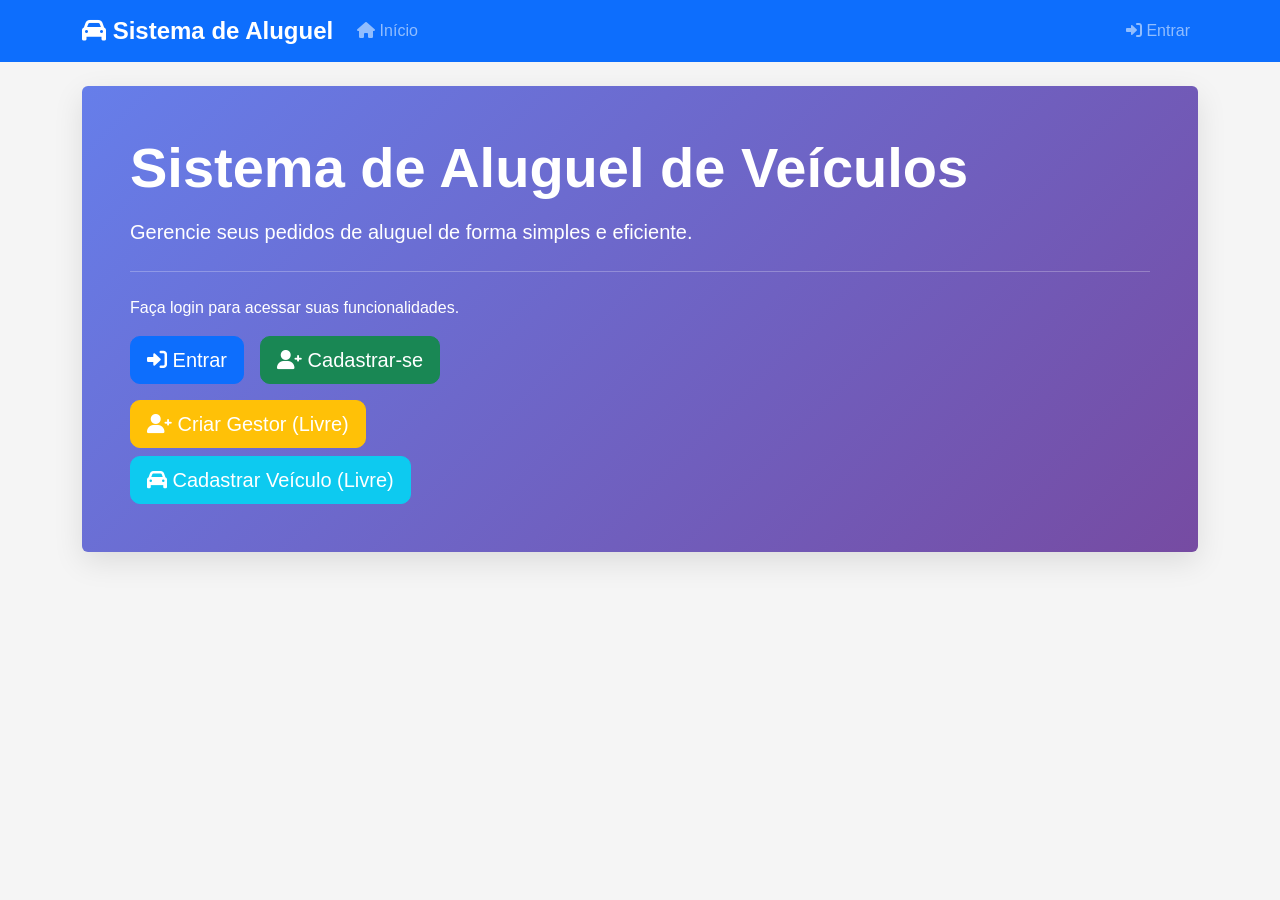
<file: Laboratorio 02/Codigo/FrontEnd/index.html>
<!DOCTYPE html>
<html lang="pt-BR">
<head>
    <meta charset="UTF-8">
    <meta name="viewport" content="width=device-width, initial-scale=1.0">
    <title>Sistema de Aluguel de Veículos</title>
    <link href="https://cdn.jsdelivr.net/npm/bootstrap@5.3.0/dist/css/bootstrap.min.css" rel="stylesheet">
    <link href="https://cdnjs.cloudflare.com/ajax/libs/font-awesome/6.0.0/css/all.min.css" rel="stylesheet">
    <link href="css/style.css" rel="stylesheet">
</head>
<body>
    <div id="app">
        <!-- Navbar -->
        <nav class="navbar navbar-expand-lg navbar-dark bg-primary">
            <div class="container">
                <a class="navbar-brand" href="#">
                    <i class="fas fa-car"></i> Sistema de Aluguel
                </a>
                <button class="navbar-toggler" type="button" data-bs-toggle="collapse" data-bs-target="#navbarNav">
                    <span class="navbar-toggler-icon"></span>
                </button>
                <div class="collapse navbar-collapse" id="navbarNav">
                    <ul class="navbar-nav me-auto">
                        <li class="nav-item">
                            <a class="nav-link" href="#" onclick="showPage('home')">
                                <i class="fas fa-home"></i> Início
                            </a>
                        </li>
                        <li class="nav-item" id="nav-pedidos" style="display: none;">
                            <a class="nav-link" href="#" onclick="showPage('pedidos')">
                                <i class="fas fa-file-alt"></i> Meus Pedidos
                            </a>
                        </li>
                        <li class="nav-item" id="nav-avaliacao" style="display: none;">
                            <a class="nav-link" href="#" onclick="showPage('avaliacao')">
                                <i class="fas fa-check-circle"></i> Avaliar Pedidos
                            </a>
                        </li>
                        <li class="nav-item" id="nav-admin" style="display: none;">
                            <a class="nav-link" href="#" onclick="showPage('admin')">
                                <i class="fas fa-cog"></i> Administração
                            </a>
                        </li>
                        <li class="nav-item" id="nav-gestor" style="display: none;">
                            <a class="nav-link" href="gestor.html">
                                <i class="fas fa-user-plus"></i> Cadastrar Gestor
                            </a>
                        </li>
                    </ul>
                    <ul class="navbar-nav">
                        <li class="nav-item dropdown" id="nav-user" style="display: none;">
                            <a class="nav-link dropdown-toggle" href="#" role="button" data-bs-toggle="dropdown">
                                <i class="fas fa-user"></i> <span id="user-name"></span>
                            </a>
                            <ul class="dropdown-menu">
                                <li><a class="dropdown-item" href="#" onclick="showPage('perfil')">
                                    <i class="fas fa-user-edit"></i> Meu Perfil
                                </a></li>
                                <li><hr class="dropdown-divider"></li>
                                <li><a class="dropdown-item" href="#" onclick="logout()">
                                    <i class="fas fa-sign-out-alt"></i> Sair
                                </a></li>
                            </ul>
                        </li>
                        <li class="nav-item" id="nav-login">
                            <a class="nav-link" href="#" onclick="showPage('login')">
                                <i class="fas fa-sign-in-alt"></i> Entrar
                            </a>
                        </li>
                    </ul>
                </div>
            </div>
        </nav>

        <!-- Main Content -->
        <main class="container mt-4">
            <div id="content">
                <!-- Home Page -->
                <div id="home-page" class="page">
                    <div class="row">
                        <div class="col-12">
                            <div class="jumbotron bg-light p-5 rounded">
                                <h1 class="display-4">Sistema de Aluguel de Veículos</h1>
                                <p class="lead">Gerencie seus pedidos de aluguel de forma simples e eficiente.</p>
                                <hr class="my-4">
                                <p>Faça login para acessar suas funcionalidades.</p>
                                <div class="d-flex gap-3 flex-wrap">
                                    <button id="btn-entrar" class="btn btn-primary btn-lg" onclick="showPage('login')">
                                        <i class="fas fa-sign-in-alt"></i> Entrar
                                    </button>
                                    <button id="btn-cadastrar" class="btn btn-success btn-lg" onclick="showPage('register')">
                                        <i class="fas fa-user-plus"></i> Cadastrar-se
                                    </button>
                                </div>

                                <div class="mt-3">
                                    <a id="btn-criar-gestor" href="gestor.html" class="btn btn-warning btn-lg text-white">
                                        <i class="fas fa-user-plus"></i> Criar Gestor (Livre)
                                    </a>
                                </div>

                                <div class="mt-2">
                                    <a id="btn-cadastrar-veiculo" href="veiculos.html" class="btn btn-info btn-lg text-white">
                                        <i class="fas fa-car"></i> Cadastrar Veículo (Livre)
                                    </a>
                                </div>
                            </div>
                            
                            <!-- Acesso Rápido para Administradores -->
                            <div class="row mt-4" id="quick-access" style="display: none;">
                                <div class="col-12">
                                    <div class="card">
                                        <div class="card-header">
                                            <h5><i class="fas fa-bolt"></i> Acesso Rápido</h5>
                                        </div>
                                        <div class="card-body">
                                            <div class="row">
                                                <div class="col-md-3">
                                                    <a href="admin.html" class="btn btn-primary w-100 mb-2 text-white">
                                                        <i class="fas fa-cog"></i> Administração
                                                    </a>
                                                </div>
                                                <div class="col-md-3">
                                                    <a href="gestor.html" class="btn btn-success w-100 mb-2 text-white">
                                                        <i class="fas fa-user-plus"></i> Cadastrar Gestor
                                                    </a>
                                                </div>
                                                <div class="col-md-3">
                                                    <a href="veiculos.html" class="btn btn-info w-100 mb-2 text-white">
                                                        <i class="fas fa-car"></i> Cadastrar Veículo
                                                    </a>
                                                </div>
                                                <div class="col-md-3">
                                                    <button class="btn btn-secondary w-100 mb-2 text-white" onclick="showPage('perfil')">
                                                        <i class="fas fa-user-edit"></i> Meu Perfil
                                                    </button>
                                                </div>
                                            </div>
                                        </div>
                                    </div>
                                </div>
                            </div>
                        </div>
                    </div>
                </div>

                <!-- Login Page -->
                <div id="login-page" class="page" style="display: none;">
                    <div class="row justify-content-center">
                        <div class="col-md-6">
                            <div class="card">
                                <div class="card-header">
                                    <h3 class="text-center">
                                        <i class="fas fa-sign-in-alt"></i> Login
                                    </h3>
                                </div>
                                <div class="card-body">
                                    <form id="login-form">
                                        <div class="mb-3">
                                            <label for="email" class="form-label">Email</label>
                                            <input type="email" class="form-control" id="email" required>
                                        </div>
                                        <div class="mb-3">
                                            <label for="password" class="form-label">Senha</label>
                                            <input type="password" class="form-control" id="password" required>
                                        </div>
                                        <div class="mb-3">
                                            <div class="form-check">
                                                <input class="form-check-input" type="checkbox" id="login-agente">
                                                <label class="form-check-label" for="login-agente">
                                                    <i class="fas fa-building"></i> Sou um agente (banco/empresa)
                                                </label>
                                            </div>
                                        </div>
                                        <div class="d-grid">
                                            <button type="submit" class="btn btn-primary">
                                                <i class="fas fa-sign-in-alt"></i> Entrar
                                            </button>
                                        </div>
                                    </form>
                                    <hr>
                                    <div class="text-center">
                                        <p>Não tem uma conta?</p>
                                        <button class="btn btn-outline-primary" onclick="showPage('register')">
                                            <i class="fas fa-user-plus"></i> Cadastrar-se
                                        </button>
                                    </div>
                                </div>
                            </div>
                        </div>
                    </div>
                </div>

                <!-- Register Page -->
                <div id="register-page" class="page" style="display: none;">
                    <div class="row justify-content-center">
                        <div class="col-md-8">
                            <div class="card">
                                <div class="card-header">
                                    <h3 class="text-center">
                                        <i class="fas fa-user-plus"></i> Cadastro
                                    </h3>
                                </div>
                                <div class="card-body">
                                    <form id="register-form">
                                        <div class="row">
                                            <div class="col-md-6">
                                                <div class="mb-3">
                                                    <label for="reg-nome" class="form-label">Nome Completo</label>
                                                    <input type="text" class="form-control" id="reg-nome" required>
                                                </div>
                                            </div>
                                            <div class="col-md-6">
                                                <div class="mb-3">
                                                    <label for="reg-cpf" class="form-label">CPF</label>
                                                    <input type="text" class="form-control" id="reg-cpf" required>
                                                </div>
                                            </div>
                                        </div>
                                        <div class="mb-3">
                                            <label for="reg-endereco" class="form-label">Endereço</label>
                                            <input type="text" class="form-control" id="reg-endereco" required>
                                        </div>
                                        <div class="row">
                                            <div class="col-md-6">
                                                <div class="mb-3">
                                                    <label for="reg-rg" class="form-label">RG <span class="text-danger">*</span></label>
                                                    <input type="text" class="form-control" id="reg-rg" required 
                                                           placeholder="Necessário para contratos">
                                                </div>
                                            </div>
                                            <div class="col-md-6">
                                                <div class="mb-3">
                                                    <label for="reg-profissao" class="form-label">Profissão <span class="text-danger">*</span></label>
                                                    <input type="text" class="form-control" id="reg-profissao" required 
                                                           placeholder="Ex: Engenheiro, Professor">
                                                </div>
                                            </div>
                                        </div>
                                        <div class="mb-3">
                                            <label for="reg-email" class="form-label">Email</label>
                                            <input type="email" class="form-control" id="reg-email" required>
                                        </div>
                                        <div class="mb-3">
                                            <label for="reg-password" class="form-label">Senha</label>
                                            <input type="password" class="form-control" id="reg-password" required>
                                        </div>
                                        
                                        <!-- Seção de Rendimento Inicial (Opcional) -->
                                        <div class="card bg-light mt-4">
                                            <div class="card-header">
                                                <h6 class="mb-0">
                                                    <i class="fas fa-money-bill"></i> Rendimento Inicial (Opcional)
                                                </h6>
                                                <small class="text-muted">Adicione pelo menos um rendimento para poder fazer contratos</small>
                                            </div>
                                            <div class="card-body">
                                                <div class="row">
                                                    <div class="col-md-7">
                                                        <div class="mb-3">
                                                            <label for="reg-empresa" class="form-label">Entidade Empregadora</label>
                                                            <input type="text" class="form-control" id="reg-empresa" 
                                                                   placeholder="Ex: Empresa XYZ Ltda">
                                                        </div>
                                                    </div>
                                                    <div class="col-md-5">
                                                        <div class="mb-3">
                                                            <label for="reg-salario" class="form-label">Valor Mensal (R$)</label>
                                                            <input type="number" class="form-control" id="reg-salario" 
                                                                   min="0" step="0.01" placeholder="Ex: 3500.00">
                                                        </div>
                                                    </div>
                                                </div>
                                            </div>
                                        </div>
                                        <div class="d-grid">
                                            <button type="submit" class="btn btn-success">
                                                <i class="fas fa-user-plus"></i> Cadastrar
                                            </button>
                                        </div>
                                    </form>
                                    <hr>
                                    <div class="text-center">
                                        <p>Já tem uma conta?</p>
                                        <button class="btn btn-outline-primary" onclick="showPage('login')">
                                            <i class="fas fa-sign-in-alt"></i> Entrar
                                        </button>
                                    </div>
                                </div>
                            </div>
                        </div>
                    </div>
                </div>

                <!-- Pedidos Page -->
                <div id="pedidos-page" class="page" style="display: none;">
                    <div class="d-flex justify-content-between align-items-center mb-4">
                        <h2><i class="fas fa-file-alt"></i> Meus Pedidos</h2>
                        <button class="btn btn-primary" onclick="showNovoPedidoModal()">
                            <i class="fas fa-plus"></i> Novo Pedido
                        </button>
                    </div>
                    <div id="pedidos-list">
                        <!-- Lista de pedidos será carregada aqui -->
                    </div>
                </div>

                <!-- Avaliação Page -->
                <div id="avaliacao-page" class="page" style="display: none;">
                    <h2><i class="fas fa-check-circle"></i> Avaliar Pedidos</h2>
                    <div id="pedidos-avaliacao">
                        <!-- Lista de pedidos para avaliação será carregada aqui -->
                    </div>
                </div>

                <!-- Admin Page -->
                <div id="admin-page" class="page" style="display: none;">
                    <h2><i class="fas fa-cog"></i> Administração</h2>
                    <div class="row">
                        <div class="col-md-4">
                            <div class="card">
                                <div class="card-body text-center">
                                    <i class="fas fa-users fa-3x text-primary mb-3"></i>
                                    <h5>Clientes</h5>
                                    <p>Gerenciar clientes</p>
                                    <button class="btn btn-primary" onclick="showPage('admin-clientes')">
                                        Gerenciar
                                    </button>
                                </div>
                            </div>
                        </div>
                        <div class="col-md-4">
                            <div class="card">
                                <div class="card-body text-center">
                                    <i class="fas fa-car fa-3x text-success mb-3"></i>
                                    <h5>Veículos</h5>
                                    <p>Gerenciar automóveis</p>
                                    <button class="btn btn-success" onclick="showPage('admin-veiculos')">
                                        Gerenciar
                                    </button>
                                </div>
                            </div>
                        </div>
                        <div class="col-md-4">
                            <div class="card">
                                <div class="card-body text-center">
                                    <i class="fas fa-building fa-3x text-warning mb-3"></i>
                                    <h5>Agentes</h5>
                                    <p>Gerenciar agentes</p>
                                    <button class="btn btn-warning" onclick="showPage('admin-agentes')">
                                        Gerenciar
                                    </button>
                                </div>
                            </div>
                        </div>
                    </div>
                </div>

                <!-- Perfil Page -->
                <div id="perfil-page" class="page" style="display: none;">
                    <h2><i class="fas fa-user-edit"></i> Meu Perfil</h2>
                    <div class="row">
                        <div class="col-md-8">
                            <div class="card">
                                <div class="card-header">
                                    <h5>Informações Pessoais</h5>
                                </div>
                                <div class="card-body">
                                    <form id="perfil-form">
                                        <div class="row">
                                            <div class="col-md-6">
                                                <div class="mb-3">
                                                    <label for="perfil-nome" class="form-label">Nome</label>
                                                    <input type="text" class="form-control" id="perfil-nome">
                                                </div>
                                            </div>
                                            <div class="col-md-6">
                                                <div class="mb-3">
                                                    <label for="perfil-cpf" class="form-label">CPF</label>
                                                    <input type="text" class="form-control" id="perfil-cpf" readonly>
                                                </div>
                                            </div>
                                        </div>
                                        <div class="mb-3">
                                            <label for="perfil-endereco" class="form-label">Endereço</label>
                                            <input type="text" class="form-control" id="perfil-endereco">
                                        </div>
                                        <div class="mb-3">
                                            <label for="perfil-email" class="form-label">Email</label>
                                            <input type="email" class="form-control" id="perfil-email">
                                        </div>
                                        <div class="row">
                                            <div class="col-md-6">
                                                <div class="mb-3">
                                                    <label for="perfil-rg" class="form-label">RG <span class="text-danger">*</span></label>
                                                    <input type="text" class="form-control" id="perfil-rg" placeholder="Necessário para contratos">
                                                </div>
                                            </div>
                                            <div class="col-md-6">
                                                <div class="mb-3">
                                                    <label for="perfil-profissao" class="form-label">Profissão <span class="text-danger">*</span></label>
                                                    <input type="text" class="form-control" id="perfil-profissao" placeholder="Necessário para contratos">
                                                </div>
                                            </div>
                                        </div>
                                        <button type="submit" class="btn btn-primary">
                                            <i class="fas fa-save"></i> Salvar Alterações
                                        </button>
                                    </form>
                                </div>
                            </div>
                        </div>
                        <div class="col-md-4">
                            <div class="card">
                                <div class="card-header">
                                    <h5>Informações Adicionais</h5>
                                </div>
                                <div class="card-body">
                                    <div class="mb-3">
                                        <label for="perfil-role" class="form-label">Função</label>
                                        <input type="text" class="form-control" id="perfil-role" readonly>
                                    </div>
                                    <div class="mb-3">
                                        <label for="perfil-status" class="form-label">Status</label>
                                        <input type="text" class="form-control" id="perfil-status" readonly>
                                    </div>
                                </div>
                            </div>
                            
                            <div class="card mt-3">
                                <div class="card-header d-flex justify-content-between align-items-center">
                                    <h5><i class="fas fa-money-bill"></i> Rendimentos</h5>
                                    <button class="btn btn-sm btn-success" onclick="showNovoRendimentoModal()">
                                        <i class="fas fa-plus"></i> Adicionar
                                    </button>
                                </div>
                                <div class="card-body">
                                    <div id="rendimentos-list">
                                        <p class="text-muted">Carregando rendimentos...</p>
                                    </div>
                                    <small class="text-muted">* Máximo 3 rendimentos. Necessário pelo menos 1 para contratos.</small>
                                </div>
                            </div>

                            <div class="card mt-3">
                                <div class="card-header">
                                    <h5>Alterar Senha</h5>
                                </div>
                                <div class="card-body">
                                    <form id="senha-form">
                                        <div class="mb-3">
                                            <label for="senha-atual" class="form-label">Senha Atual</label>
                                            <input type="password" class="form-control" id="senha-atual">
                                        </div>
                                        <div class="mb-3">
                                            <label for="nova-senha" class="form-label">Nova Senha</label>
                                            <input type="password" class="form-control" id="nova-senha">
                                        </div>
                                        <button type="submit" class="btn btn-warning">
                                            <i class="fas fa-key"></i> Alterar Senha
                                        </button>
                                    </form>
                                </div>
                            </div>
                        </div>
                    </div>
                </div>
            </div>
        </main>
    </div>

    <!-- Modals -->
    <div class="modal fade" id="novoPedidoModal" tabindex="-1">
        <div class="modal-dialog modal-lg">
            <div class="modal-content">
                <div class="modal-header">
                    <h5 class="modal-title">
                        <i class="fas fa-plus"></i> Novo Pedido de Aluguel
                    </h5>
                    <button type="button" class="btn-close" data-bs-dismiss="modal"></button>
                </div>
                <div class="modal-body">
                    <form id="novo-pedido-form">
                        <div class="mb-3">
                            <label for="pedido-automovel" class="form-label">Veículo</label>
                            <select class="form-select" id="pedido-automovel" required>
                                <option value="">Selecione um veículo</option>
                            </select>
                        </div>
                        <div class="mb-3">
                            <div class="form-check">
                                <input class="form-check-input" type="checkbox" id="pedido-contrato-credito">
                                <label class="form-check-label" for="pedido-contrato-credito">
                                    Possui contrato de crédito
                                </label>
                            </div>
                        </div>
                        <div class="mb-3" id="banco-field" style="display: none;">
                            <label for="pedido-banco" class="form-label">Banco</label>
                            <select class="form-select" id="pedido-banco">
                                <option value="">Selecione um banco</option>
                            </select>
                        </div>
                    </form>
                </div>
                <div class="modal-footer">
                    <button type="button" class="btn btn-secondary" data-bs-dismiss="modal">Cancelar</button>
                    <button type="button" class="btn btn-primary" onclick="criarPedido()">
                        <i class="fas fa-save"></i> Criar Pedido
                    </button>
                </div>
            </div>
        </div>
    </div>

    <!-- Modal Novo Rendimento -->
    <div class="modal fade" id="novoRendimentoModal" tabindex="-1">
        <div class="modal-dialog">
            <div class="modal-content">
                <div class="modal-header">
                    <h5 class="modal-title">
                        <i class="fas fa-money-bill"></i> Novo Rendimento
                    </h5>
                    <button type="button" class="btn-close" data-bs-dismiss="modal"></button>
                </div>
                <div class="modal-body">
                    <form id="novo-rendimento-form">
                        <div class="mb-3">
                            <label for="rendimento-empresa" class="form-label">Entidade Empregadora</label>
                            <input type="text" class="form-control" id="rendimento-empresa" required 
                                   placeholder="Ex: Empresa XYZ Ltda">
                        </div>
                        <div class="mb-3">
                            <label for="rendimento-valor" class="form-label">Valor Mensal (R$)</label>
                            <input type="number" class="form-control" id="rendimento-valor" required 
                                   min="0" step="0.01" placeholder="Ex: 3500.00">
                        </div>
                    </form>
                </div>
                <div class="modal-footer">
                    <button type="button" class="btn btn-secondary" data-bs-dismiss="modal">Cancelar</button>
                    <button type="button" class="btn btn-success" onclick="criarRendimento()">
                        <i class="fas fa-save"></i> Adicionar Rendimento
                    </button>
                </div>
            </div>
        </div>
    </div>

    <!-- Modal Editar Pedido -->
    <div class="modal fade" id="editarPedidoModal" tabindex="-1">
        <div class="modal-dialog modal-lg">
            <div class="modal-content">
                <div class="modal-header">
                    <h5 class="modal-title">
                        <i class="fas fa-edit"></i> Editar Pedido
                    </h5>
                    <button type="button" class="btn-close" data-bs-dismiss="modal"></button>
                </div>
                <div class="modal-body">
                    <form id="editar-pedido-form">
                        <input type="hidden" id="edit-pedido-id">
                        <div class="mb-3">
                            <label for="edit-pedido-automovel" class="form-label">Veículo</label>
                            <select class="form-select" id="edit-pedido-automovel" required>
                                <option value="">Selecione um veículo</option>
                            </select>
                        </div>
                        <div class="mb-3">
                            <div class="form-check">
                                <input class="form-check-input" type="checkbox" id="edit-pedido-contrato-credito">
                                <label class="form-check-label" for="edit-pedido-contrato-credito">
                                    Possui contrato de crédito
                                </label>
                            </div>
                        </div>
                        <div class="mb-3" id="edit-banco-field" style="display: none;">
                            <label for="edit-pedido-banco" class="form-label">Banco/Empresa Financeira</label>
                            <select class="form-select" id="edit-pedido-banco">
                                <option value="">Selecione um banco ou empresa financeira</option>
                            </select>
                        </div>
                    </form>
                </div>
                <div class="modal-footer">
                    <button type="button" class="btn btn-secondary" data-bs-dismiss="modal">Cancelar</button>
                    <button type="button" class="btn btn-primary" onclick="atualizarPedido()">
                        <i class="fas fa-save"></i> Salvar Alterações
                    </button>
                </div>
            </div>
        </div>
    </div>

    <!-- Modal Modificar Pedido Completo (para gestores) -->
    <div class="modal fade" id="modificarPedidoModal" tabindex="-1">
        <div class="modal-dialog modal-xl">
            <div class="modal-content">
                <div class="modal-header">
                    <h5 class="modal-title">
                        <i class="fas fa-cogs"></i> Modificar Pedido (Gestor)
                    </h5>
                    <button type="button" class="btn-close" data-bs-dismiss="modal"></button>
                </div>
                <div class="modal-body">
                    <form id="modificar-pedido-form">
                        <input type="hidden" id="mod-pedido-id">
                        <div class="row">
                            <div class="col-md-6">
                                <div class="mb-3">
                                    <label for="mod-pedido-automovel" class="form-label">Veículo</label>
                                    <select class="form-select" id="mod-pedido-automovel">
                                        <option value="">Selecione um veículo</option>
                                    </select>
                                </div>
                            </div>
                            <div class="col-md-6">
                                <div class="mb-3">
                                    <label for="mod-pedido-status" class="form-label">Status</label>
                                    <select class="form-select" id="mod-pedido-status">
                                        <option value="PENDENTE">Pendente</option>
                                        <option value="ANALISE_FINANCEIRA">Análise Financeira</option>
                                        <option value="APROVADO">Aprovado</option>
                                        <option value="REJEITADO">Rejeitado</option>
                                        <option value="CANCELADO">Cancelado</option>
                                    </select>
                                </div>
                            </div>
                        </div>
                        <div class="row">
                            <div class="col-md-6">
                                <div class="mb-3">
                                    <div class="form-check">
                                        <input class="form-check-input" type="checkbox" id="mod-pedido-contrato-credito">
                                        <label class="form-check-label" for="mod-pedido-contrato-credito">
                                            Possui contrato de crédito
                                        </label>
                                    </div>
                                </div>
                            </div>
                            <div class="col-md-6" id="mod-banco-field" style="display: none;">
                                <div class="mb-3">
                                    <label for="mod-pedido-banco" class="form-label">Banco/Empresa Financeira</label>
                                    <select class="form-select" id="mod-pedido-banco">
                                        <option value="">Selecione</option>
                                    </select>
                                </div>
                            </div>
                        </div>
                        <div class="alert alert-info">
                            <i class="fas fa-info-circle"></i>
                            <strong>Tipos de Gestores:</strong><br>
                            • <strong>Gestores Comuns:</strong> Gerenciam pedidos sem financiamento<br>
                            • <strong>Bancos/Empresas Financeiras:</strong> Gerenciam pedidos com contrato de crédito
                        </div>
                    </form>
                </div>
                <div class="modal-footer">
                    <button type="button" class="btn btn-secondary" data-bs-dismiss="modal">Cancelar</button>
                    <button type="button" class="btn btn-success" onclick="modificarPedidoCompleto()">
                        <i class="fas fa-save"></i> Modificar Pedido
                    </button>
                </div>
            </div>
        </div>
    </div>

    <!-- Modal Confirmação Financeira -->
    <div class="modal fade" id="confirmacaoFinanceiraModal" tabindex="-1">
        <div class="modal-dialog modal-lg">
            <div class="modal-content">
                <div class="modal-header bg-warning text-dark">
                    <h5 class="modal-title">
                        <i class="fas fa-chart-line"></i> Análise Financeira - Pedido #<span id="pedido-id-confirmacao"></span>
                    </h5>
                    <button type="button" class="btn-close" data-bs-dismiss="modal"></button>
                </div>
                <div class="modal-body">
                    <div class="row">
                        <div class="col-md-6">
                            <div class="card">
                                <div class="card-header">
                                    <h6><i class="fas fa-user"></i> Dados do Cliente</h6>
                                </div>
                                <div class="card-body">
                                    <p><strong>Nome:</strong> <span id="cliente-nome-confirmacao"></span></p>
                                    <p><strong>CPF:</strong> <span id="cliente-cpf-confirmacao"></span></p>
                                    <p><strong>RG:</strong> <span id="cliente-rg-confirmacao"></span></p>
                                    <p><strong>Profissão:</strong> <span id="cliente-profissao-confirmacao"></span></p>
                                </div>
                            </div>
                        </div>
                        <div class="col-md-6">
                            <div class="card">
                                <div class="card-header">
                                    <h6><i class="fas fa-money-bill-wave"></i> Informações Financeiras</h6>
                                </div>
                                <div class="card-body">
                                    <div id="rendas-confirmacao">
                                        <div class="text-center text-muted">
                                            <i class="fas fa-spinner fa-spin"></i> Carregando rendas...
                                        </div>
                                    </div>
                                    <hr>
                                    <div class="alert alert-info">
                                        <span id="analise-financeira"></span>
                                    </div>
                                </div>
                            </div>
                        </div>
                    </div>
                    <div class="row mt-3">
                        <div class="col-12">
                            <div class="card">
                                <div class="card-header">
                                    <h6><i class="fas fa-clipboard-list"></i> Observações da Avaliação</h6>
                                </div>
                                <div class="card-body">
                                    <div class="form-floating">
                                        <textarea class="form-control" id="observacoes-confirmacao" style="height: 100px" placeholder="Digite suas observações sobre a análise financeira..."></textarea>
                                        <label for="observacoes-confirmacao">Observações da análise financeira</label>
                                    </div>
                                </div>
                            </div>
                        </div>
                    </div>
                </div>
                <div class="modal-footer">
                    <button type="button" class="btn btn-danger" id="btn-rejeitar-confirmacao">
                        <i class="fas fa-times"></i> Rejeitar Pedido
                    </button>
                    <button type="button" class="btn btn-success" id="btn-aprovar-confirmacao">
                        <i class="fas fa-check"></i> Aprovar Pedido
                    </button>
                    <button type="button" class="btn btn-secondary" data-bs-dismiss="modal">Cancelar</button>
                </div>
            </div>
        </div>
    </div>

    <!-- Modal Visualizar Contrato -->
    <div class="modal fade" id="contratoModal" tabindex="-1">
        <div class="modal-dialog modal-xl">
            <div class="modal-content">
                <div class="modal-header bg-info text-white">
                    <h5 class="modal-title">
                        <i class="fas fa-file-contract"></i> Detalhes do Contrato de Aluguel
                    </h5>
                    <button type="button" class="btn-close btn-close-white" data-bs-dismiss="modal"></button>
                </div>
                <div class="modal-body">
                    <div class="row">
                        <div class="col-md-8">
                            <div class="card">
                                <div class="card-header">
                                    <h6><i class="fas fa-info-circle"></i> Informações do Contrato</h6>
                                </div>
                                <div class="card-body">
                                    <div class="row">
                                        <div class="col-md-6">
                                            <div class="mb-3">
                                                <label class="form-label"><strong>Número do Contrato:</strong></label>
                                                <p id="contrato-numero" class="form-control-plaintext"></p>
                                            </div>
                                        </div>
                                        <div class="col-md-6">
                                            <div class="mb-3">
                                                <label class="form-label"><strong>Status:</strong></label>
                                                <p id="contrato-status" class="form-control-plaintext"></p>
                                            </div>
                                        </div>
                                    </div>
                                    <div class="row">
                                        <div class="col-md-6">
                                            <div class="mb-3">
                                                <label class="form-label"><strong>Valor Mensal:</strong></label>
                                                <p id="contrato-valor" class="form-control-plaintext text-success fs-5"></p>
                                            </div>
                                        </div>
                                        <div class="col-md-6">
                                            <div class="mb-3">
                                                <label class="form-label"><strong>Prazo:</strong></label>
                                                <p id="contrato-prazo" class="form-control-plaintext"></p>
                                            </div>
                                        </div>
                                    </div>
                                    <div class="row">
                                        <div class="col-md-6">
                                            <div class="mb-3">
                                                <label class="form-label"><strong>Data de Início:</strong></label>
                                                <p id="contrato-inicio" class="form-control-plaintext"></p>
                                            </div>
                                        </div>
                                        <div class="col-md-6">
                                            <div class="mb-3">
                                                <label class="form-label"><strong>Data de Fim:</strong></label>
                                                <p id="contrato-fim" class="form-control-plaintext"></p>
                                            </div>
                                        </div>
                                    </div>
                                    <div class="mb-3">
                                        <label class="form-label"><strong>Observações:</strong></label>
                                        <div id="contrato-observacoes" class="form-control-plaintext bg-light p-3 rounded" style="min-height: 80px; white-space: pre-wrap;"></div>
                                    </div>
                                </div>
                            </div>
                        </div>
                        <div class="col-md-4">
                            <div class="card">
                                <div class="card-header">
                                    <h6><i class="fas fa-user"></i> Cliente</h6>
                                </div>
                                <div class="card-body">
                                    <p><strong>Nome:</strong> <span id="cliente-nome"></span></p>
                                    <p><strong>CPF:</strong> <span id="cliente-cpf"></span></p>
                                    <p><strong>Email:</strong> <span id="cliente-email"></span></p>
                                </div>
                            </div>
                            
                            <div class="card mt-3">
                                <div class="card-header">
                                    <h6><i class="fas fa-car"></i> Veículo</h6>
                                </div>
                                <div class="card-body">
                                    <p><strong>Modelo:</strong> <span id="veiculo-modelo"></span></p>
                                    <p><strong>Placa:</strong> <span id="veiculo-placa"></span></p>
                                    <p><strong>Ano:</strong> <span id="veiculo-ano"></span></p>
                                </div>
                            </div>

                            <div class="card mt-3">
                                <div class="card-header">
                                    <h6><i class="fas fa-building"></i> Agente Responsável</h6>
                                </div>
                                <div class="card-body">
                                    <p><strong>Nome:</strong> <span id="agente-nome"></span></p>
                                    <p><strong>Tipo:</strong> <span id="agente-tipo"></span></p>
                                    <p><strong>Email:</strong> <span id="agente-email"></span></p>
                                </div>
                            </div>
                        </div>
                    </div>
                </div>
                <div class="modal-footer">
                    <button type="button" class="btn btn-primary" onclick="imprimirContrato()">
                        <i class="fas fa-print"></i> Imprimir Contrato
                    </button>
                    <button type="button" class="btn btn-secondary" data-bs-dismiss="modal">Fechar</button>
                </div>
            </div>
        </div>
    </div>

    <!-- Scripts -->
    <script src="https://cdn.jsdelivr.net/npm/bootstrap@5.3.0/dist/js/bootstrap.bundle.min.js"></script>
    <script src="scripts/api.js"></script>
    <script src="scripts/auth.js"></script>
    <script src="scripts/pedidos.js"></script>
    <script src="scripts/rendimentos.js"></script>
    <script src="scripts/admin.js"></script>
    <script src="scripts/app.js"></script>
    <script src="scripts/debug.js"></script>
</body>
</html>
</file>
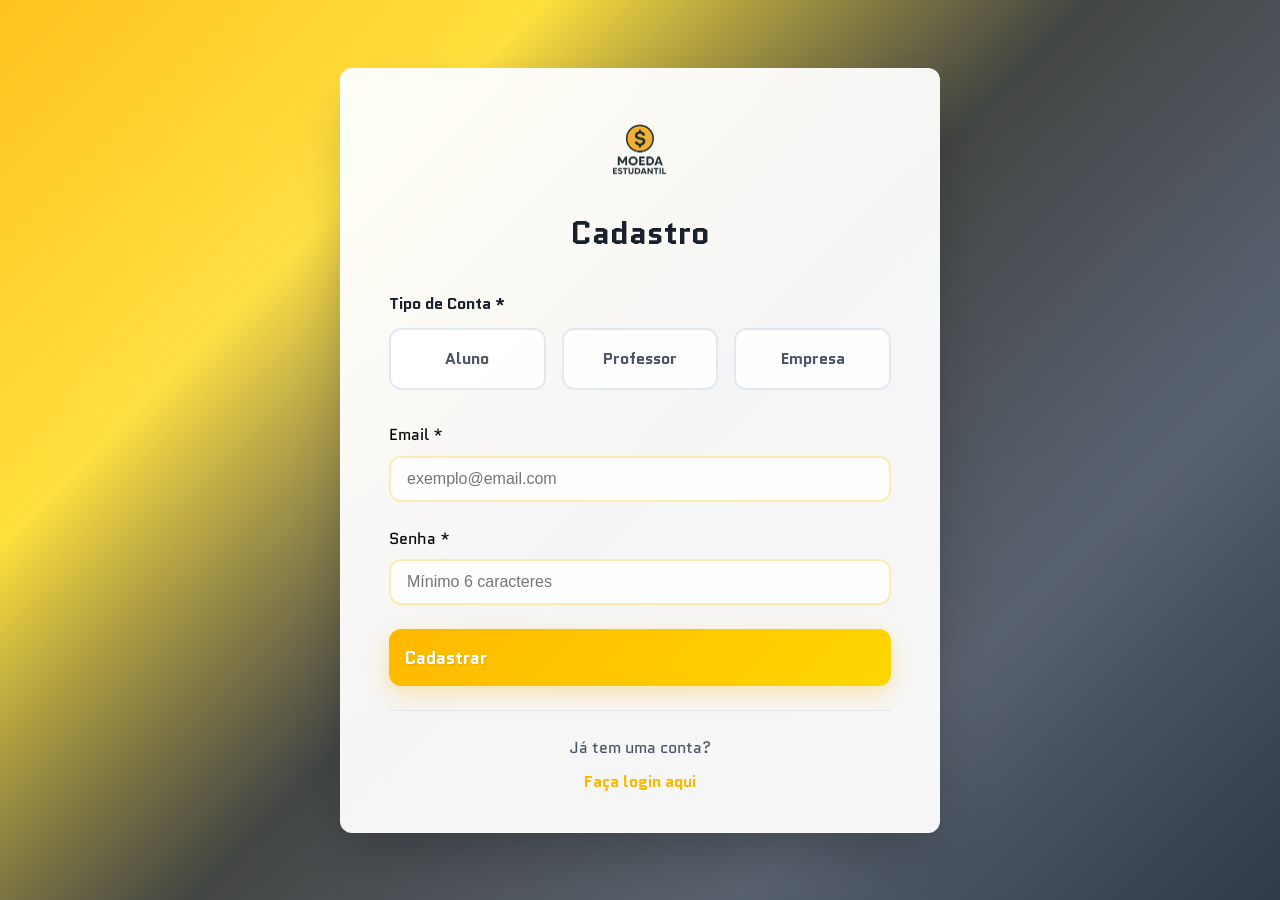
<file: Laboratorio_03/frontend/cadastro.html>
<!DOCTYPE html>
<html lang="pt-BR">
<head>
    <meta charset="UTF-8">
    <meta name="viewport" content="width=device-width, initial-scale=1.0">
    <title>Cadastro - Moeda Estudantil</title>
    <link rel="stylesheet" href="styles.css">
    <link rel="preconnect" href="https://fonts.googleapis.com">
    <link rel="preconnect" href="https://fonts.gstatic.com" crossorigin>
    <link href="https://fonts.googleapis.com/css2?family=Quantico:ital,wght@0,400;0,700;1,400;1,700&display=swap" rel="stylesheet">
    <script src="scripts/input-mask.js"></script>
    <style>
        /* Estilos específicos para página de cadastro */
        .auth-card {
            max-width: 600px;
            max-height: 85vh;
            overflow-y: auto;
        }

        .tipo-usuario-group {
            margin-bottom: 2rem;
        }

        .tipo-usuario-group > label {
            display: block;
            margin-bottom: 0.75rem;
            color: var(--text-color);
            font-weight: 600;
        }

        .tipo-usuario-options {
            display: flex;
            gap: 1rem;
            flex-wrap: wrap;
        }

        .tipo-option {
            flex: 1;
            min-width: 150px;
        }

        .tipo-option input[type="radio"] {
            display: none;
        }

        .tipo-option label {
            display: block;
            padding: 1rem;
            border: 2px solid var(--border-color);
            border-radius: var(--border-radius);
            text-align: center;
            cursor: pointer;
            transition: all 0.3s;
            font-weight: 600;
            color: var(--text-light);
            background: rgba(255, 255, 255, 0.9);
        }

        .tipo-option input[type="radio"]:checked + label {
            border-color: var(--primary-color);
            background: var(--primary-color);
            color: white;
            box-shadow: 0 4px 15px rgba(255, 184, 0, 0.3);
        }

        .tipo-option label:hover {
            border-color: var(--primary-color);
            background: white;
        }

        .form-group textarea {
            resize: vertical;
            min-height: 80px;
        }

        .error-message, .success-message {
            padding: 0.75rem;
            border-radius: var(--border-radius);
            margin-bottom: 1rem;
            text-align: center;
            display: none;
            font-weight: 600;
        }

        .error-message {
            background: rgba(220, 38, 38, 0.1);
            color: var(--danger-color);
            border: 1px solid rgba(220, 38, 38, 0.3);
        }

        .success-message {
            background: rgba(22, 163, 74, 0.1);
            color: var(--success-color);
            border: 1px solid rgba(22, 163, 74, 0.3);
        }
    </style>
</head>
<body class="video-bg">
    <!-- Vídeo de Fundo -->
    <div class="video-background">
        <video autoplay muted loop playsinline>
            <source src="imagens/Time Lapse - PUC Minas Coração Eucarístico.mp4" type="video/mp4">
            <!-- Fallback para navegadores que não suportam vídeo -->
            Seu navegador não suporta vídeos HTML5.
        </video>
    </div>
    
    <!-- Overlay para melhorar legibilidade -->
    <div class="video-overlay"></div>

    <!-- Container de Autenticação -->
    <div class="auth-container">
        <div class="auth-card">
            <div class="cadastro-header" style="text-align: center; margin-bottom: 2rem;">
                <img src="imagens/Moedalogo.png" alt="Moeda Estudantil Logo" style="max-width: 120px; margin-bottom: 1rem;">
                <h1>Cadastro</h1>
            </div>

            <div id="error-message" class="error-message"></div>
            <div id="success-message" class="success-message"></div>

        <form id="cadastro-form">
            <!-- Seleção de Tipo de Usuário -->
            <div class="tipo-usuario-group">
                <label>Tipo de Conta *</label>
                <div class="tipo-usuario-options">
                    <div class="tipo-option">
                        <input type="radio" id="tipo-aluno" name="tipoUsuario" value="ALUNO" required>
                        <label for="tipo-aluno">Aluno</label>
                    </div>
                    <div class="tipo-option">
                        <input type="radio" id="tipo-professor" name="tipoUsuario" value="PROFESSOR" required>
                        <label for="tipo-professor">Professor</label>
                    </div>
                    <div class="tipo-option">
                        <input type="radio" id="tipo-empresa" name="tipoUsuario" value="EMPRESA" required>
                        <label for="tipo-empresa">Empresa</label>
                    </div>
                </div>
            </div>

            <!-- Campos Comuns -->
            <div class="form-section" id="campos-comuns">
                <div class="form-group">
                    <label for="email">Email *</label>
                    <input type="email" id="email" name="email" required placeholder="exemplo@email.com">
                </div>
                <div class="form-group">
                    <label for="senha">Senha *</label>
                    <input type="password" id="senha" name="senha" required minlength="6" placeholder="Mínimo 6 caracteres">
                </div>
            </div>

            <!-- Campos Específicos de Aluno -->
            <div class="form-section hidden" id="campos-aluno">
                <div class="form-group">
                    <label for="aluno-nome">Nome Completo *</label>
                    <input type="text" id="aluno-nome" name="nome" placeholder="Nome completo">
                </div>
                <div class="form-group formatted-input cpf-input" data-format="000.000.000-00">
                    <label for="aluno-cpf">CPF *</label>
                    <input type="text" id="aluno-cpf" name="cpf" 
                           pattern="\d{3}\.\d{3}\.\d{3}-\d{2}"
                           maxlength="14"
                           placeholder="000.000.000-00">
                </div>
                <div class="form-group formatted-input rg-input" data-format="00.000.000-0">
                    <label for="aluno-rg">RG *</label>
                    <input type="text" id="aluno-rg" name="rg" 
                           pattern="[0-9]{2}\.[0-9]{3}\.[0-9]{3}-[0-9]"
                           maxlength="12"
                           placeholder="00.000.000-0">
                </div>
                <div class="form-group">
                    <label for="aluno-endereco">Endereço *</label>
                    <input type="text" id="aluno-endereco" name="endereco" placeholder="Endereço completo">
                </div>
            </div>

            <!-- Campos Específicos de Professor -->
            <div class="form-section hidden" id="campos-professor">
                <div class="form-group">
                    <label for="professor-nome">Nome Completo *</label>
                    <input type="text" id="professor-nome" name="nome" placeholder="Nome completo">
                </div>
                <div class="form-group formatted-input cpf-input" data-format="000.000.000-00">
                    <label for="professor-cpf">CPF *</label>
                    <input type="text" id="professor-cpf" name="cpf" 
                           pattern="\d{3}\.\d{3}\.\d{3}-\d{2}"
                           maxlength="14"
                           placeholder="000.000.000-00">
                </div>
                <div class="form-group">
                    <label for="professor-departamento">Departamento *</label>
                    <input type="text" id="professor-departamento" name="departamento" placeholder="Departamento">
                </div>
                <div class="form-group">
                    <label for="professor-instituicao">Instituição *</label>
                    <input type="text" id="professor-instituicao" name="instituicao" placeholder="Instituição de ensino">
                </div>
            </div>

            <!-- Campos Específicos de Empresa -->
            <div class="form-section hidden" id="campos-empresa">
                <div class="form-group">
                    <label for="empresa-razaoSocial">Razão Social *</label>
                    <input type="text" id="empresa-razaoSocial" name="razaoSocial" placeholder="Razão social da empresa">
                </div>
                <div class="form-group formatted-input cnpj-input" data-format="00.000.000/0000-00">
                    <label for="empresa-cnpj">CNPJ *</label>
                    <input type="text" id="empresa-cnpj" name="cnpj"
                           pattern="\d{2}\.\d{3}\.\d{3}\/\d{4}-\d{2}"
                           maxlength="18"
                           placeholder="00.000.000/0000-00">
                </div>
                <div class="form-group formatted-input phone-input" data-format="(00) 00000-0000">
                    <label for="empresa-telefone">Telefone *</label>
                    <input type="text" id="empresa-telefone" name="telefone"
                           pattern="\([0-9]{2}\) [0-9]{5}-[0-9]{4}"
                           maxlength="15"
                           placeholder="(00) 00000-0000">
                </div>
            </div>

            <button type="submit" class="btn btn-primary" id="cadastrar-btn">Cadastrar</button>
        </form>

        <div class="cadastro-links" style="text-align: center; margin-top: 1.5rem; padding-top: 1.5rem; border-top: 1px solid var(--border-color);">
            <p style="color: var(--text-light); margin-bottom: 0.5rem;">Já tem uma conta?</p>
            <a href="login.html" style="color: var(--primary-color); text-decoration: none; font-weight: 600;">Faça login aqui</a>
        </div>
        </div>
    </div>

    <script src="scripts/config.js"></script>
    <script src="scripts/video-background.js"></script>
    <script src="scripts/auth.js"></script>
    <script>
        document.addEventListener('DOMContentLoaded', () => {
            const cadastroForm = document.getElementById('cadastro-form');
            const cadastrarBtn = document.getElementById('cadastrar-btn');
            const errorMessage = document.getElementById('error-message');
            const successMessage = document.getElementById('success-message');
            const tipoUsuarioRadios = document.querySelectorAll('input[name="tipoUsuario"]');

            // Mostrar/ocultar campos baseado no tipo selecionado
            tipoUsuarioRadios.forEach(radio => {
                radio.addEventListener('change', (e) => {
                    const tipo = e.target.value;
                    
                    // Ocultar todos os campos específicos
                    document.getElementById('campos-aluno').classList.add('hidden');
                    document.getElementById('campos-professor').classList.add('hidden');
                    document.getElementById('campos-empresa').classList.add('hidden');

                    // Mostrar campos do tipo selecionado
                    if (tipo === 'ALUNO') {
                        document.getElementById('campos-aluno').classList.remove('hidden');
                        // Tornar campos obrigatórios
                        document.querySelectorAll('#campos-aluno input').forEach(input => {
                            input.required = true;
                        });
                        // Remover required dos outros
                        document.querySelectorAll('#campos-professor input, #campos-empresa input').forEach(input => {
                            input.required = false;
                        });
                    } else if (tipo === 'PROFESSOR') {
                        document.getElementById('campos-professor').classList.remove('hidden');
                        document.querySelectorAll('#campos-professor input').forEach(input => {
                            input.required = true;
                        });
                        document.querySelectorAll('#campos-aluno input, #campos-empresa input').forEach(input => {
                            input.required = false;
                        });
                    } else if (tipo === 'EMPRESA') {
                        document.getElementById('campos-empresa').classList.remove('hidden');
                        document.querySelectorAll('#campos-empresa input').forEach(input => {
                            input.required = true;
                        });
                        document.querySelectorAll('#campos-aluno input, #campos-professor input').forEach(input => {
                            input.required = false;
                        });
                    }
                });
            });

            const showError = (message) => {
                errorMessage.textContent = message;
                errorMessage.style.display = 'block';
                successMessage.style.display = 'none';
                setTimeout(() => {
                    errorMessage.style.display = 'none';
                }, 5000);
            };

            const showSuccess = (message) => {
                successMessage.textContent = message;
                successMessage.style.display = 'block';
                errorMessage.style.display = 'none';
                setTimeout(() => {
                    successMessage.style.display = 'none';
                }, 5000);
            };

            const apiCall = async (url, method, body = null) => {
                try {
                    const options = {
                        method,
                        headers: { 'Content-Type': 'application/json' },
                    };
                    if (body) options.body = JSON.stringify(body);

                    const response = await fetch(url, options);
                    if (!response.ok) {
                        const errorData = await response.json().catch(() => ({ message: `Erro na operação de ${method}` }));
                        throw new Error(errorData.message || `HTTP error! status: ${response.status}`);
                    }
                    return response.status !== 204 ? await response.json() : true;
                } catch (error) {
                    throw error;
                }
            };

            cadastroForm.addEventListener('submit', async (e) => {
                e.preventDefault();
                cadastrarBtn.disabled = true;
                errorMessage.style.display = 'none';
                successMessage.style.display = 'none';

                const tipoUsuario = document.querySelector('input[name="tipoUsuario"]:checked')?.value;
                if (!tipoUsuario) {
                    showError('Por favor, selecione um tipo de conta.');
                    cadastrarBtn.disabled = false;
                    return;
                }

                let url, payload;

                if (tipoUsuario === 'ALUNO') {
                    // Buscar valores diretamente dos campos específicos de aluno
                    const nome = document.getElementById('aluno-nome')?.value;
                    const cpf = document.getElementById('aluno-cpf')?.value;
                    const rg = document.getElementById('aluno-rg')?.value;
                    const endereco = document.getElementById('aluno-endereco')?.value;
                    const email = document.getElementById('email')?.value;
                    const senha = document.getElementById('senha')?.value;

                    if (!nome || !cpf || !rg || !endereco || !email || !senha) {
                        showError('Por favor, preencha todos os campos obrigatórios.');
                        cadastrarBtn.disabled = false;
                        return;
                    }

                    url = `${API_BASE_URL}/alunos/cadastrar`;
                    payload = {
                        nome: nome.trim(),
                        email: email.trim(),
                        cpf: cpf.trim(),
                        rg: rg.trim(),
                        endereco: endereco.trim(),
                        senha: senha
                    };
                } else if (tipoUsuario === 'PROFESSOR') {
                    // Buscar valores diretamente dos campos específicos de professor
                    const nome = document.getElementById('professor-nome')?.value;
                    const cpf = document.getElementById('professor-cpf')?.value;
                    const departamento = document.getElementById('professor-departamento')?.value;
                    const instituicao = document.getElementById('professor-instituicao')?.value;
                    const email = document.getElementById('email')?.value;
                    const senha = document.getElementById('senha')?.value;

                    if (!nome || !cpf || !departamento || !instituicao || !email || !senha) {
                        showError('Por favor, preencha todos os campos obrigatórios.');
                        cadastrarBtn.disabled = false;
                        return;
                    }

                    url = `${API_BASE_URL}/professores`;
                    payload = {
                        nome: nome.trim(),
                        email: email.trim(),
                        cpf: cpf.trim(),
                        departamento: departamento.trim(),
                        instituicao: instituicao.trim(),
                        senha: senha
                    };
                } else if (tipoUsuario === 'EMPRESA') {
                    // Buscar valores diretamente dos campos específicos de empresa
                    const razaoSocial = document.getElementById('empresa-razaoSocial')?.value;
                    const cnpj = document.getElementById('empresa-cnpj')?.value;
                    const telefone = document.getElementById('empresa-telefone')?.value;
                    const email = document.getElementById('email')?.value;
                    const senha = document.getElementById('senha')?.value;

                    if (!razaoSocial || !cnpj || !telefone || !email || !senha) {
                        showError('Por favor, preencha todos os campos obrigatórios.');
                        cadastrarBtn.disabled = false;
                        return;
                    }

                    url = `${API_BASE_URL}/empresas/create`;
                    payload = {
                        razaoSocial: razaoSocial.trim(),
                        cnpj: cnpj.trim(),
                        email: email.trim(),
                        telefone: telefone.trim(),
                        senha: senha
                    };
                }

                try {
                    const result = await apiCall(url, 'POST', payload);
                    if (result) {
                        showSuccess('Cadastro realizado com sucesso! Redirecionando para login...');
                        setTimeout(() => {
                            window.location.href = 'login.html';
                        }, 2000);
                    }
                } catch (error) {
                    showError(error.message || 'Erro ao realizar cadastro. Tente novamente.');
                    cadastrarBtn.disabled = false;
                }
            });
        });
    </script>
</body>
</html>
</file>
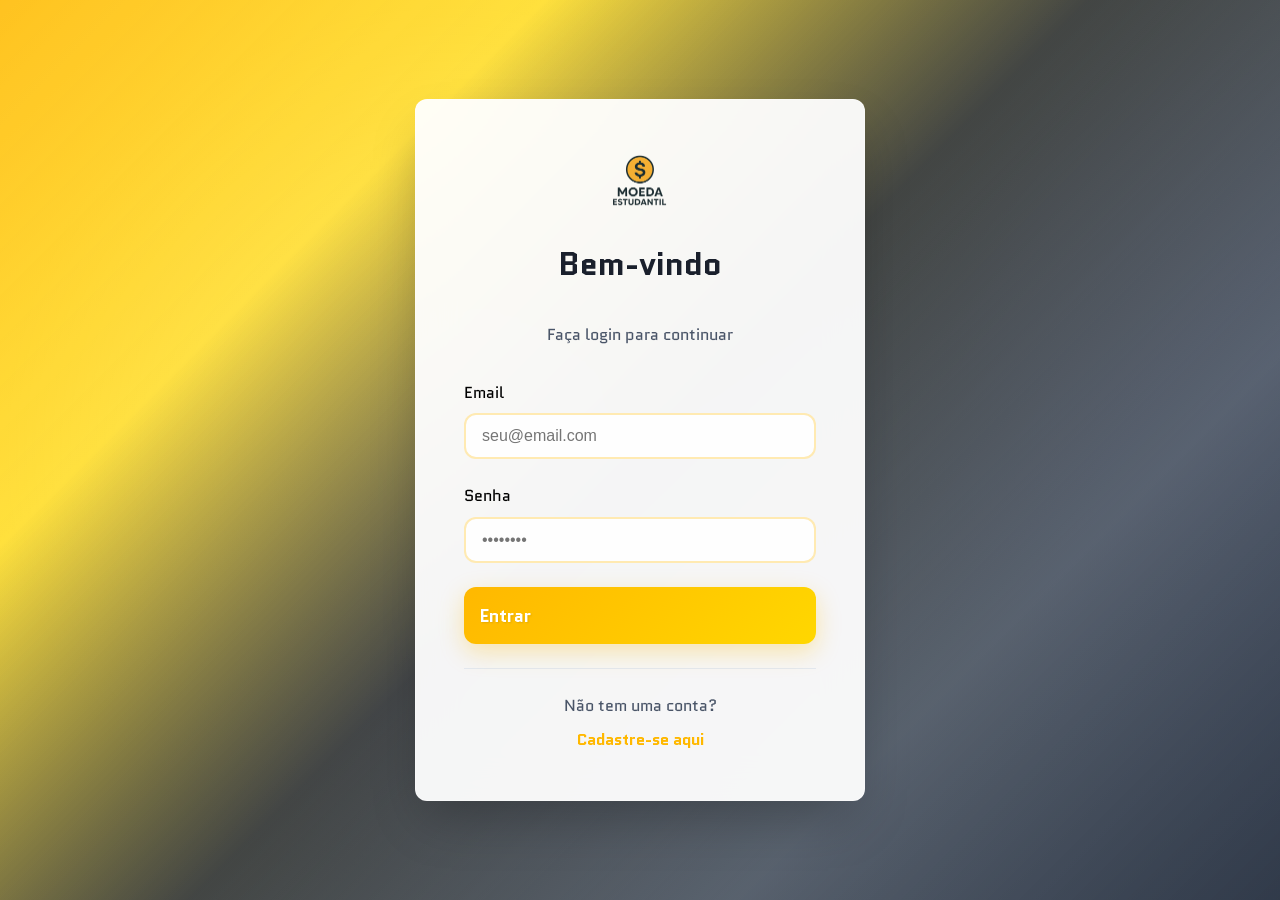
<file: Laboratorio_03/frontend/login.html>
<!DOCTYPE html>
<html lang="pt-BR">
<head>
    <meta charset="UTF-8">
    <meta name="viewport" content="width=device-width, initial-scale=1.0">
    <title>Login - Moeda Estudantil</title>
    <link rel="stylesheet" href="styles.css">
    <link rel="preconnect" href="https://fonts.googleapis.com">
    <link rel="preconnect" href="https://fonts.gstatic.com" crossorigin>
    <link href="https://fonts.googleapis.com/css2?family=Quantico:ital,wght@0,400;0,700;1,400;1,700&display=swap" rel="stylesheet">

</head>
<body class="video-bg">
    <!-- Vídeo de Fundo -->
    <div class="video-background">
        <video autoplay muted loop playsinline>
            <source src="imagens/Time Lapse - PUC Minas Coração Eucarístico.mp4" type="video/mp4">
            <!-- Fallback para navegadores que não suportam vídeo -->
            Seu navegador não suporta vídeos HTML5.
        </video>
    </div>
    
    <!-- Overlay para melhorar legibilidade -->
    <div class="video-overlay"></div>

    <!-- Container de Autenticação -->
    <div class="auth-container">
        <div class="auth-card">
            <div class="login-header" style="text-align: center; margin-bottom: 2rem;">
                <img src="imagens/Moedalogo.png" alt="Moeda Estudantil Logo" style="max-width: 120px; margin-bottom: 1rem;">
                <h1>Bem-vindo</h1>
                <p style="color: var(--text-light); margin-top: 0.5rem;">Faça login para continuar</p>
            </div>

            <div id="error-message" class="error-message" style="background: #fee; color: #c33; padding: 0.75rem; border-radius: 8px; margin-bottom: 1rem; text-align: center; display: none;"></div>

            <form id="login-form">
                <div class="form-group">
                    <label for="email">Email</label>
                    <input type="email" id="email" name="email" required placeholder="seu@email.com">
                </div>

                <div class="form-group">
                    <label for="senha">Senha</label>
                    <input type="password" id="senha" name="senha" required placeholder="••••••••">
                </div>

                <button type="submit" class="btn btn-primary" id="login-btn">Entrar</button>
            </form>

            <div class="login-links" style="text-align: center; margin-top: 1.5rem; padding-top: 1.5rem; border-top: 1px solid var(--border-color);">
                <p style="color: var(--text-light); margin-bottom: 0.5rem;">Não tem uma conta?</p>
                <a href="cadastro.html" style="color: var(--primary-color); text-decoration: none; font-weight: 600;">Cadastre-se aqui</a>
            </div>
        </div>
    </div>

    <script src="scripts/config.js"></script>
    <script src="scripts/video-background.js"></script>
    <script src="scripts/auth.js"></script>
    <script>
        document.addEventListener('DOMContentLoaded', () => {
            const loginForm = document.getElementById('login-form');
            const loginBtn = document.getElementById('login-btn');
            const errorMessage = document.getElementById('error-message');

            // Se já estiver logado, redirecionar
            if (AuthService.isAuthenticated()) {
                window.location.href = 'vantagens.html';
                return;
            }

            const showError = (message) => {
                errorMessage.textContent = message;
                errorMessage.style.display = 'block';
                setTimeout(() => {
                    errorMessage.style.display = 'none';
                }, 5000);
            };

            loginForm.addEventListener('submit', async (e) => {
                e.preventDefault();
                loginBtn.disabled = true;
                errorMessage.style.display = 'none';

                const email = document.getElementById('email').value;
                const senha = document.getElementById('senha').value;

                const result = await AuthService.login(email, senha);

                if (result.success) {
                    // Redirecionar para vantagens após login bem-sucedido
                    window.location.href = 'vantagens.html';
                } else {
                    showError(result.error || 'Erro ao fazer login. Verifique suas credenciais.');
                    loginBtn.disabled = false;
                }
            });
        });
    </script>
</body>
</html>
</file>
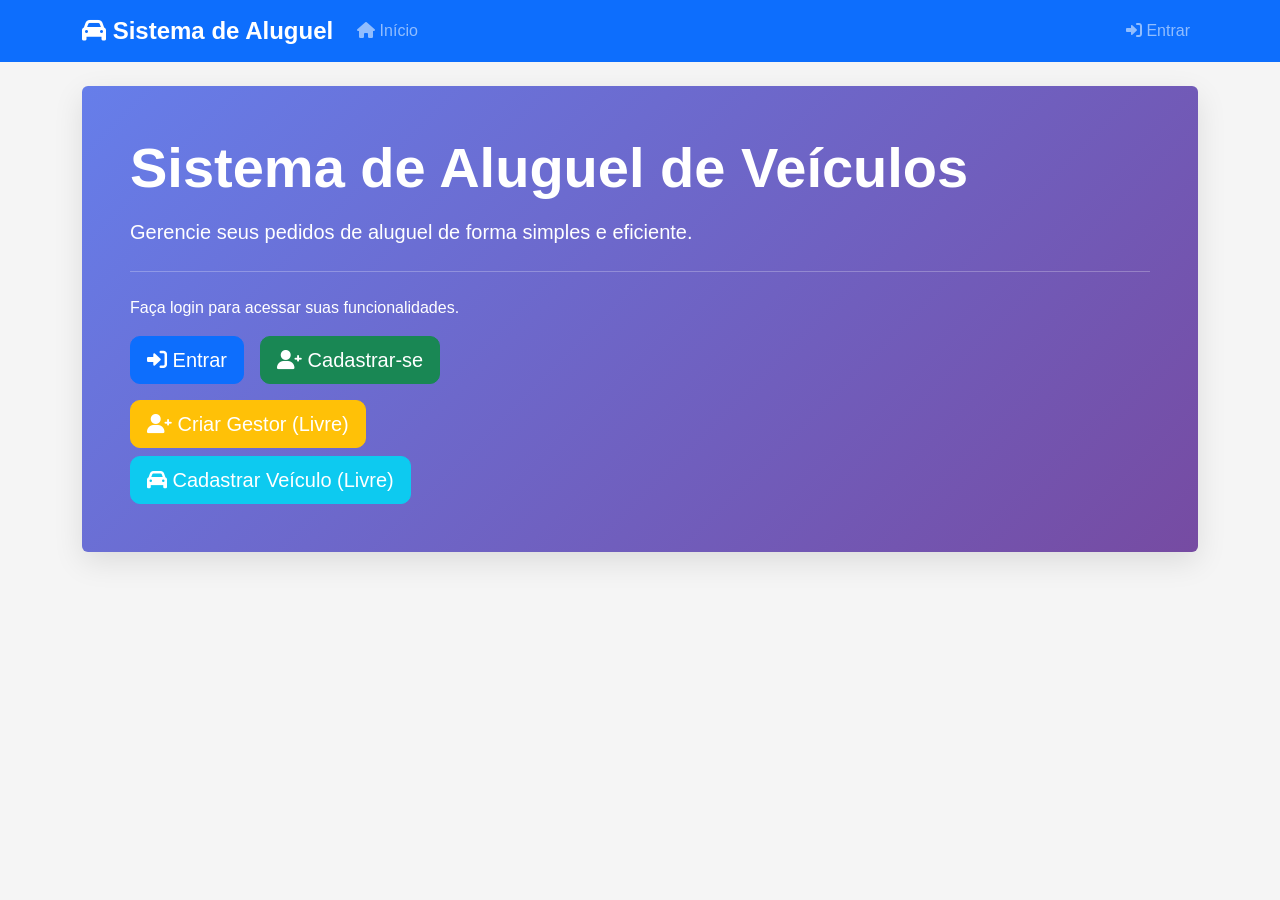
<file: Laboratorio 02/Codigo/FrontEnd/admin.html>
<!DOCTYPE html>
<html lang="pt-BR">
<head>
    <meta charset="UTF-8">
    <meta name="viewport" content="width=device-width, initial-scale=1.0">
    <title>Sistema de Aluguel de Veículos - Administração</title>
    <link href="https://cdn.jsdelivr.net/npm/bootstrap@5.3.0/dist/css/bootstrap.min.css" rel="stylesheet">
    <link href="https://cdnjs.cloudflare.com/ajax/libs/font-awesome/6.0.0/css/all.min.css" rel="stylesheet">
    <link href="css/style.css" rel="stylesheet">
</head>
<body>
    <div id="app">
        <!-- Navbar -->
        <nav class="navbar navbar-expand-lg navbar-dark bg-primary">
            <div class="container">
                <a class="navbar-brand" href="index.html">
                    <i class="fas fa-car"></i> Sistema de Aluguel
                </a>
                <button class="navbar-toggler" type="button" data-bs-toggle="collapse" data-bs-target="#navbarNav">
                    <span class="navbar-toggler-icon"></span>
                </button>
                <div class="collapse navbar-collapse" id="navbarNav">
                    <ul class="navbar-nav me-auto">
                        <li class="nav-item">
                            <a class="nav-link" href="index.html">
                                <i class="fas fa-home"></i> Início
                            </a>
                        </li>
                        <li class="nav-item">
                            <a class="nav-link active" href="#">
                                <i class="fas fa-cog"></i> Administração
                            </a>
                        </li>
                        <li class="nav-item">
                            <a class="nav-link" href="gestor.html">
                                <i class="fas fa-user-plus"></i> Cadastrar Gestor
                            </a>
                        </li>
                    </ul>
                    <ul class="navbar-nav">
                        <li class="nav-item dropdown">
                            <a class="nav-link dropdown-toggle" href="#" role="button" data-bs-toggle="dropdown">
                                <i class="fas fa-user"></i> Admin
                            </a>
                            <ul class="dropdown-menu">
                                <li><a class="dropdown-item" href="#" onclick="logout()">
                                    <i class="fas fa-sign-out-alt"></i> Sair
                                </a></li>
                            </ul>
                        </li>
                    </ul>
                </div>
            </div>
        </nav>

        <!-- Main Content -->
        <main class="container mt-4">
            <div class="row">
                <div class="col-12">
                    <h1><i class="fas fa-cog"></i> Painel de Administração</h1>
                    <p class="lead">Gerencie todos os aspectos do sistema de aluguel de veículos.</p>
                </div>
            </div>

            <!-- Estatísticas -->
            <div class="row mb-4">
                <div class="col-md-3">
                    <div class="stats-card">
                        <h3 id="total-clientes">0</h3>
                        <p>Clientes</p>
                    </div>
                </div>
                <div class="col-md-3">
                    <div class="stats-card">
                        <h3 id="total-veiculos">0</h3>
                        <p>Veículos</p>
                    </div>
                </div>
                <div class="col-md-3">
                    <div class="stats-card">
                        <h3 id="total-agentes">0</h3>
                        <p>Agentes</p>
                    </div>
                </div>
                <div class="col-md-3">
                    <div class="stats-card">
                        <h3 id="total-pedidos">0</h3>
                        <p>Pedidos</p>
                    </div>
                </div>
            </div>

            <!-- Ações Rápidas -->
            <div class="row mb-4">
                <div class="col-12">
                    <div class="card">
                        <div class="card-header">
                            <h5><i class="fas fa-bolt"></i> Ações Rápidas</h5>
                        </div>
                        <div class="card-body">
                            <div class="row">
                                <div class="col-md-3">
                                    <a href="gestor.html" class="btn btn-primary w-100 mb-2">
                                        <i class="fas fa-user-plus"></i> Cadastrar Gestor
                                    </a>
                                </div>
                                <div class="col-md-3">
                                    <button class="btn btn-success w-100 mb-2" onclick="adminPage.showNovoVeiculoModal()">
                                        <i class="fas fa-car"></i> Novo Veículo
                                    </button>
                                </div>
                                <div class="col-md-3">
                                    <button class="btn btn-warning w-100 mb-2" onclick="adminPage.showNovoAgenteModal()">
                                        <i class="fas fa-building"></i> Novo Agente
                                    </button>
                                </div>
                                <div class="col-md-3">
                                    <button class="btn btn-info w-100 mb-2" onclick="adminPage.carregarTodosPedidos()">
                                        <i class="fas fa-refresh"></i> Atualizar Dados
                                    </button>
                                </div>
                            </div>
                        </div>
                    </div>
                </div>
            </div>

            <!-- Tabs de Administração -->
            <ul class="nav nav-tabs" id="adminTabs" role="tablist">
                <li class="nav-item" role="presentation">
                    <button class="nav-link active" id="clientes-tab" data-bs-toggle="tab" data-bs-target="#clientes" type="button" role="tab">
                        <i class="fas fa-users"></i> Clientes
                    </button>
                </li>
                <li class="nav-item" role="presentation">
                    <button class="nav-link" id="veiculos-tab" data-bs-toggle="tab" data-bs-target="#veiculos" type="button" role="tab">
                        <i class="fas fa-car"></i> Veículos
                    </button>
                </li>
                <li class="nav-item" role="presentation">
                    <button class="nav-link" id="agentes-tab" data-bs-toggle="tab" data-bs-target="#agentes" type="button" role="tab">
                        <i class="fas fa-building"></i> Agentes
                    </button>
                </li>
                <li class="nav-item" role="presentation">
                    <button class="nav-link" id="pedidos-tab" data-bs-toggle="tab" data-bs-target="#pedidos" type="button" role="tab">
                        <i class="fas fa-file-alt"></i> Pedidos
                    </button>
                </li>
            </ul>

            <div class="tab-content" id="adminTabContent">
                <!-- Tab Clientes -->
                <div class="tab-pane fade show active" id="clientes" role="tabpanel">
                    <div class="card mt-3">
                        <div class="card-header d-flex justify-content-between align-items-center">
                            <h5><i class="fas fa-users"></i> Gerenciar Clientes</h5>
                            <button class="btn btn-primary" onclick="showNovoClienteModal()">
                                <i class="fas fa-plus"></i> Novo Cliente
                            </button>
                        </div>
                        <div class="card-body">
                            <div id="clientes-list">
                                <div class="loading">
                                    <div class="spinner-border text-primary" role="status">
                                        <span class="visually-hidden">Carregando...</span>
                                    </div>
                                </div>
                            </div>
                        </div>
                    </div>
                </div>

                <!-- Tab Veículos -->
                <div class="tab-pane fade" id="veiculos" role="tabpanel">
                    <div class="card mt-3">
                        <div class="card-header d-flex justify-content-between align-items-center">
                            <h5><i class="fas fa-car"></i> Gerenciar Veículos</h5>
                            <button class="btn btn-success" onclick="showNovoVeiculoModal()">
                                <i class="fas fa-plus"></i> Novo Veículo
                            </button>
                        </div>
                        <div class="card-body">
                            <div id="veiculos-list">
                                <div class="loading">
                                    <div class="spinner-border text-success" role="status">
                                        <span class="visually-hidden">Carregando...</span>
                                    </div>
                                </div>
                            </div>
                        </div>
                    </div>
                </div>

                <!-- Tab Agentes -->
                <div class="tab-pane fade" id="agentes" role="tabpanel">
                    <div class="card mt-3">
                        <div class="card-header d-flex justify-content-between align-items-center">
                            <h5><i class="fas fa-building"></i> Gerenciar Agentes</h5>
                            <button class="btn btn-warning" onclick="showNovoAgenteModal()">
                                <i class="fas fa-plus"></i> Novo Agente
                            </button>
                        </div>
                        <div class="card-body">
                            <div id="agentes-list">
                                <div class="loading">
                                    <div class="spinner-border text-warning" role="status">
                                        <span class="visually-hidden">Carregando...</span>
                                    </div>
                                </div>
                            </div>
                        </div>
                    </div>
                </div>

                <!-- Tab Pedidos -->
                <div class="tab-pane fade" id="pedidos" role="tabpanel">
                    <div class="card mt-3">
                        <div class="card-header">
                            <h5><i class="fas fa-file-alt"></i> Todos os Pedidos</h5>
                        </div>
                        <div class="card-body">
                            <div class="row mb-3">
                                <div class="col-md-6">
                                    <select class="form-select" id="filtro-status" onchange="filtrarPedidos()">
                                        <option value="">Todos os status</option>
                                        <option value="PENDENTE">Pendente</option>
                                        <option value="APROVADO">Aprovado</option>
                                        <option value="REJEITADO">Rejeitado</option>
                                        <option value="CONTRATADO">Contratado</option>
                                        <option value="CANCELADO">Cancelado</option>
                                    </select>
                                </div>
                                <div class="col-md-6">
                                    <button class="btn btn-outline-primary" onclick="carregarTodosPedidos()">
                                        <i class="fas fa-refresh"></i> Atualizar
                                    </button>
                                </div>
                            </div>
                            <div id="pedidos-list">
                                <div class="loading">
                                    <div class="spinner-border text-primary" role="status">
                                        <span class="visually-hidden">Carregando...</span>
                                    </div>
                                </div>
                            </div>
                        </div>
                    </div>
                </div>
            </div>
        </main>
    </div>

    <!-- Modal Novo Cliente -->
    <div class="modal fade" id="novoClienteModal" tabindex="-1">
        <div class="modal-dialog">
            <div class="modal-content">
                <div class="modal-header">
                    <h5 class="modal-title">
                        <i class="fas fa-user-plus"></i> Novo Cliente
                    </h5>
                    <button type="button" class="btn-close" data-bs-dismiss="modal"></button>
                </div>
                <div class="modal-body">
                    <form id="novo-cliente-form">
                        <div class="mb-3">
                            <label for="cliente-nome" class="form-label">Nome Completo</label>
                            <input type="text" class="form-control" id="cliente-nome" required>
                        </div>
                        <div class="mb-3">
                            <label for="cliente-cpf" class="form-label">CPF</label>
                            <input type="text" class="form-control" id="cliente-cpf" required>
                        </div>
                        <div class="mb-3">
                            <label for="cliente-endereco" class="form-label">Endereço</label>
                            <input type="text" class="form-control" id="cliente-endereco" required>
                        </div>
                        <div class="mb-3">
                            <label for="cliente-email" class="form-label">Email</label>
                            <input type="email" class="form-control" id="cliente-email" required>
                        </div>
                        <div class="mb-3">
                            <label for="cliente-senha" class="form-label">Senha</label>
                            <input type="password" class="form-control" id="cliente-senha" required>
                        </div>
                    </form>
                </div>
                <div class="modal-footer">
                    <button type="button" class="btn btn-secondary" data-bs-dismiss="modal">Cancelar</button>
                    <button type="button" class="btn btn-primary" onclick="criarCliente()">
                        <i class="fas fa-save"></i> Criar Cliente
                    </button>
                </div>
            </div>
        </div>
    </div>

    <!-- Modal Novo Veículo -->
    <div class="modal fade" id="novoVeiculoModal" tabindex="-1">
        <div class="modal-dialog">
            <div class="modal-content">
                <div class="modal-header">
                    <h5 class="modal-title">
                        <i class="fas fa-car"></i> Novo Veículo
                    </h5>
                    <button type="button" class="btn-close" data-bs-dismiss="modal"></button>
                </div>
                <div class="modal-body">
                    <form id="novo-veiculo-form">
                        <div class="row">
                            <div class="col-md-6">
                                <div class="mb-3">
                                    <label for="veiculo-placa" class="form-label">Placa</label>
                                    <input type="text" class="form-control" id="veiculo-placa" required>
                                </div>
                            </div>
                            <div class="col-md-6">
                                <div class="mb-3">
                                    <label for="veiculo-matricula" class="form-label">Matrícula</label>
                                    <input type="text" class="form-control" id="veiculo-matricula" required>
                                </div>
                            </div>
                        </div>
                        <div class="row">
                            <div class="col-md-6">
                                <div class="mb-3">
                                    <label for="veiculo-ano" class="form-label">Ano</label>
                                    <input type="number" class="form-control" id="veiculo-ano" required>
                                </div>
                            </div>
                            <div class="col-md-6">
                                <div class="mb-3">
                                    <label for="veiculo-tipo" class="form-label">Tipo de Propriedade</label>
                                    <select class="form-select" id="veiculo-tipo" required>
                                        <option value="CLIENTE">Cliente</option>
                                        <option value="EMPRESA">Empresa</option>
                                        <option value="BANCO">Banco</option>
                                    </select>
                                </div>
                            </div>
                        </div>
                        <div class="row">
                            <div class="col-md-6">
                                <div class="mb-3">
                                    <label for="veiculo-marca" class="form-label">Marca</label>
                                    <input type="text" class="form-control" id="veiculo-marca" required>
                                </div>
                            </div>
                            <div class="col-md-6">
                                <div class="mb-3">
                                    <label for="veiculo-modelo" class="form-label">Modelo</label>
                                    <input type="text" class="form-control" id="veiculo-modelo" required>
                                </div>
                            </div>
                        </div>
                    </form>
                </div>
                <div class="modal-footer">
                    <button type="button" class="btn btn-secondary" data-bs-dismiss="modal">Cancelar</button>
                    <button type="button" class="btn btn-success" onclick="criarVeiculo()">
                        <i class="fas fa-save"></i> Criar Veículo
                    </button>
                </div>
            </div>
        </div>
    </div>

    <!-- Modal Novo Agente -->
    <div class="modal fade" id="novoAgenteModal" tabindex="-1">
        <div class="modal-dialog">
            <div class="modal-content">
                <div class="modal-header">
                    <h5 class="modal-title">
                        <i class="fas fa-building"></i> Novo Agente
                    </h5>
                    <button type="button" class="btn-close" data-bs-dismiss="modal"></button>
                </div>
                <div class="modal-body">
                    <form id="novo-agente-form">
                        <div class="row">
                            <div class="col-md-6">
                                <div class="mb-3">
                                    <label for="agente-nome" class="form-label">Nome</label>
                                    <input type="text" class="form-control" id="agente-nome" required>
                                </div>
                            </div>
                            <div class="col-md-6">
                                <div class="mb-3">
                                    <label for="agente-cnpj" class="form-label">CNPJ</label>
                                    <input type="text" class="form-control" id="agente-cnpj" required 
                                           placeholder="00.000.000/0000-00">
                                </div>
                            </div>
                        </div>
                        <div class="mb-3">
                            <label for="agente-endereco" class="form-label">Endereço</label>
                            <input type="text" class="form-control" id="agente-endereco" required>
                        </div>
                        <div class="row">
                            <div class="col-md-6">
                                <div class="mb-3">
                                    <label for="agente-telefone" class="form-label">Telefone</label>
                                    <input type="text" class="form-control" id="agente-telefone" required
                                           placeholder="(11) 99999-9999">
                                </div>
                            </div>
                            <div class="col-md-6">
                                <div class="mb-3">
                                    <label for="agente-email" class="form-label">Email</label>
                                    <input type="email" class="form-control" id="agente-email" required>
                                </div>
                            </div>
                        </div>
                        <div class="mb-3">
                            <label for="agente-senha" class="form-label">Senha</label>
                            <input type="password" class="form-control" id="agente-senha" required>
                        </div>
                        <div class="mb-3">
                            <label for="agente-tipo" class="form-label">Tipo de Gestor</label>
                            <select class="form-select" id="agente-tipo" required>
                                <option value="">Selecione o tipo</option>
                                <option value="BANCO">Banco (Financia pedidos)</option>
                                <option value="EMPRESA_FINANCEIRA">Empresa Financeira (Financia pedidos)</option>
                                <option value="GESTOR">Gestor Comum (Pedidos diretos)</option>
                            </select>
                        </div>
                        <div class="alert alert-info">
                            <small>
                                <i class="fas fa-info-circle"></i>
                                <strong>Tipos de Gestores:</strong><br>
                                • <strong>Banco/Empresa Financeira:</strong> Gerenciam pedidos com contrato de crédito<br>
                                • <strong>Gestor Comum:</strong> Gerencia pedidos diretos (sem financiamento)
                            </small>
                        </div>
                    </form>
                </div>
                <div class="modal-footer">
                    <button type="button" class="btn btn-secondary" data-bs-dismiss="modal">Cancelar</button>
                    <button type="button" class="btn btn-warning" onclick="criarAgente()">
                        <i class="fas fa-save"></i> Criar Agente
                    </button>
                </div>
            </div>
        </div>
    </div>

    <!-- Scripts -->
    <script src="https://cdn.jsdelivr.net/npm/bootstrap@5.3.0/dist/js/bootstrap.bundle.min.js"></script>
    <script src="scripts/api.js"></script>
    <script src="scripts/auth.js"></script>
    <script src="scripts/pedidos.js"></script>
    <script src="scripts/admin.js"></script>
    <script src="scripts/admin-page.js"></script>
</body>
</html>
</file>
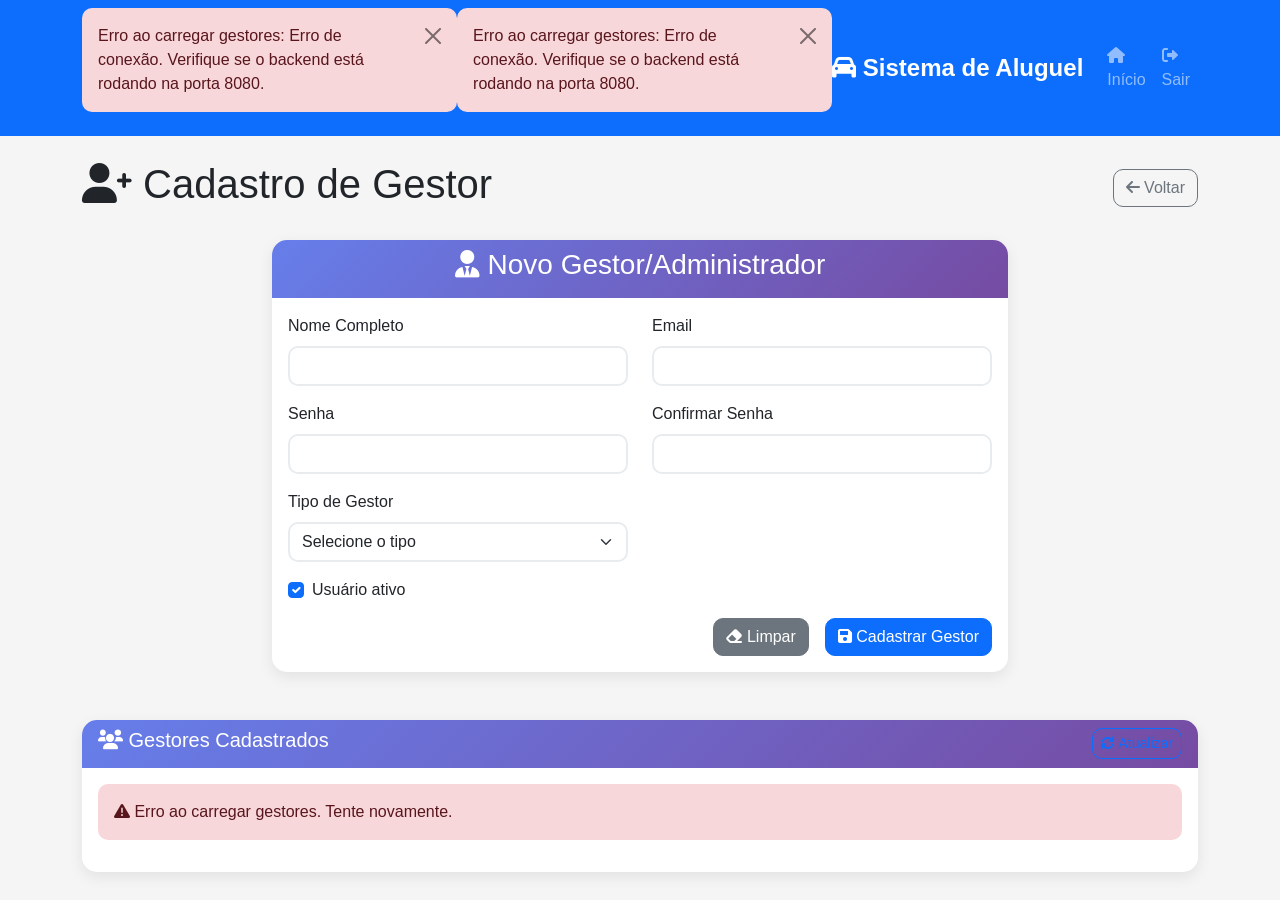
<file: Laboratorio 02/Codigo/FrontEnd/gestor.html>
<!DOCTYPE html>
<html lang="pt-BR">
<head>
    <meta charset="UTF-8">
    <meta name="viewport" content="width=device-width, initial-scale=1.0">
    <title>Sistema de Aluguel de Veículos - Cadastro de Gestor</title>
    <link href="https://cdn.jsdelivr.net/npm/bootstrap@5.3.0/dist/css/bootstrap.min.css" rel="stylesheet">
    <link href="https://cdnjs.cloudflare.com/ajax/libs/font-awesome/6.0.0/css/all.min.css" rel="stylesheet">
    <link href="css/style.css" rel="stylesheet">
</head>
<body>
    <div id="app">
        <!-- Navbar -->
        <nav class="navbar navbar-expand-lg navbar-dark bg-primary">
            <div class="container">
                <a class="navbar-brand" href="index.html">
                    <i class="fas fa-car"></i> Sistema de Aluguel
                </a>
                <button class="navbar-toggler" type="button" data-bs-toggle="collapse" data-bs-target="#navbarNav">
                    <span class="navbar-toggler-icon"></span>
                </button>
                <div class="collapse navbar-collapse" id="navbarNav">
                    <ul class="navbar-nav me-auto">
                        <li class="nav-item">
                            <a class="nav-link" href="index.html">
                                <i class="fas fa-home"></i> Início
                            </a>
                        </li>
                        <!--<li class="nav-item">
                            <a class="nav-link" href="admin.html">
                                <i class="fas fa-cog"></i> Administração
                            </a>
                        </li><--->
                    </ul>
                    <ul class="navbar-nav">
                        <li class="nav-item">
                            <a class="nav-link" href="#" onclick="logout()">
                                <i class="fas fa-sign-out-alt"></i> Sair
                            </a>
                        </li>
                    </ul>
                </div>
            </div>
        </nav>

        <!-- Main Content -->
        <main class="container mt-4">
            <div class="row">
                <div class="col-12">
                    <div class="d-flex justify-content-between align-items-center mb-4">
                        <h1><i class="fas fa-user-plus"></i> Cadastro de Gestor</h1>
                        <button class="btn btn-outline-secondary" onclick="window.location.href='index.html'">
                            <i class="fas fa-arrow-left"></i> Voltar
                        </button>
                    </div>
                </div>
            </div>

            <div class="row justify-content-center">
                <div class="col-md-8">
                    <div class="card">
                        <div class="card-header">
                            <h3 class="text-center">
                                <i class="fas fa-user-tie"></i> Novo Gestor/Administrador
                            </h3>
                        </div>
                        <div class="card-body">
                            <form id="cadastro-gestor-form">
                                <div class="row">
                                    <div class="col-md-6">
                                        <div class="mb-3">
                                            <label for="gestor-nome" class="form-label">Nome Completo</label>
                                            <input type="text" class="form-control" id="gestor-nome" required>
                                        </div>
                                    </div>
                                    <div class="col-md-6">
                                        <div class="mb-3">
                                            <label for="gestor-email" class="form-label">Email</label>
                                            <input type="email" class="form-control" id="gestor-email" required>
                                        </div>
                                    </div>
                                </div>
                                
                                <div class="row">
                                    <div class="col-md-6">
                                        <div class="mb-3">
                                            <label for="gestor-senha" class="form-label">Senha</label>
                                            <input type="password" class="form-control" id="gestor-senha" required>
                                        </div>
                                    </div>
                                    <div class="col-md-6">
                                        <div class="mb-3">
                                            <label for="gestor-confirmar-senha" class="form-label">Confirmar Senha</label>
                                            <input type="password" class="form-control" id="gestor-confirmar-senha" required>
                                        </div>
                                    </div>
                                </div>

                                <div class="row">
                                    <div class="col-md-6">
                                        <div class="mb-3">
                                            <label for="gestor-tipo" class="form-label">Tipo de Gestor</label>
                                            <select class="form-select" id="gestor-tipo" required>
                                                <option value="">Selecione o tipo</option>
                                                <option value="ADMIN">Administrador</option>
                                                <option value="AGENTE">Agente (Banco/Empresa)</option>
                                            </select>
                                        </div>
                                    </div>
                                    <div class="col-md-6" id="agente-tipo-field" style="display: none;">
                                        <div class="mb-3">
                                            <label for="gestor-agente-tipo" class="form-label">Tipo de Agente</label>
                                            <select class="form-select" id="gestor-agente-tipo">
                                                <option value="">Selecione o tipo</option>
                                                <option value="BANCO">Banco (Financia pedidos)</option>
                                                <option value="EMPRESA_FINANCEIRA">Empresa Financeira (Financia pedidos)</option>
                                                <option value="GESTOR">Gestor Comum (Pedidos diretos)</option>
                                            </select>
                                            <div class="mt-2">
                                                <small class="text-muted">
                                                    <i class="fas fa-info-circle"></i>
                                                    <strong>Tipos de Gestores:</strong><br>
                                                    • <strong>Banco/Empresa Financeira:</strong> Gerenciam pedidos com contrato de crédito<br>
                                                    • <strong>Gestor Comum:</strong> Gerencia pedidos diretos (sem financiamento)
                                                </small>
                                            </div>
                                        </div>
                                    </div>
                                </div>

                                <div class="row" id="agente-campos" style="display: none;">
                                    <div class="col-md-6">
                                        <div class="mb-3">
                                            <label for="gestor-cnpj" class="form-label">CNPJ</label>
                                            <input type="text" class="form-control" id="gestor-cnpj">
                                        </div>
                                    </div>
                                    <div class="col-md-6">
                                        <div class="mb-3">
                                            <label for="gestor-telefone" class="form-label">Telefone</label>
                                            <input type="text" class="form-control" id="gestor-telefone">
                                        </div>
                                    </div>
                                </div>

                                <div class="mb-3" id="agente-endereco-field" style="display: none;">
                                    <label for="gestor-endereco" class="form-label">Endereço</label>
                                    <input type="text" class="form-control" id="gestor-endereco">
                                </div>

                                <div class="mb-3">
                                    <div class="form-check">
                                        <input class="form-check-input" type="checkbox" id="gestor-ativo" checked>
                                        <label class="form-check-label" for="gestor-ativo">
                                            Usuário ativo
                                        </label>
                                    </div>
                                </div>

                                <div class="d-grid gap-2 d-md-flex justify-content-md-end">
                                    <button type="button" class="btn btn-secondary me-md-2" onclick="limparFormulario()">
                                        <i class="fas fa-eraser"></i> Limpar
                                    </button>
                                    <button type="submit" class="btn btn-primary">
                                        <i class="fas fa-save"></i> Cadastrar Gestor
                                    </button>
                                </div>
                            </form>
                        </div>
                    </div>
                </div>
            </div>

            <!-- Lista de Gestores Cadastrados -->
            <div class="row mt-5">
                <div class="col-12">
                    <div class="card">
                        <div class="card-header d-flex justify-content-between align-items-center">
                            <h5><i class="fas fa-users"></i> Gestores Cadastrados</h5>
                            <button class="btn btn-outline-primary btn-sm" onclick="carregarGestores()">
                                <i class="fas fa-refresh"></i> Atualizar
                            </button>
                        </div>
                        <div class="card-body">
                            <div id="gestores-list">
                                <div class="loading">
                                    <div class="spinner-border text-primary" role="status">
                                        <span class="visually-hidden">Carregando...</span>
                                    </div>
                                </div>
                            </div>
                        </div>
                    </div>
                </div>
            </div>
        </main>
    </div>

    <!-- Modal de Confirmação -->
    <div class="modal fade" id="confirmacaoModal" tabindex="-1">
        <div class="modal-dialog">
            <div class="modal-content">
                <div class="modal-header">
                    <h5 class="modal-title">
                        <i class="fas fa-check-circle"></i> Confirmação
                    </h5>
                    <button type="button" class="btn-close" data-bs-dismiss="modal"></button>
                </div>
                <div class="modal-body">
                    <p id="confirmacao-texto">Tem certeza que deseja realizar esta ação?</p>
                </div>
                <div class="modal-footer">
                    <button type="button" class="btn btn-secondary" data-bs-dismiss="modal">Cancelar</button>
                    <button type="button" class="btn btn-primary" id="confirmacao-botao">Confirmar</button>
                </div>
            </div>
        </div>
    </div>

    <!-- Scripts -->
    <script src="https://cdn.jsdelivr.net/npm/bootstrap@5.3.0/dist/js/bootstrap.bundle.min.js"></script>
    <script src="scripts/api.js"></script>
    <script src="scripts/auth.js"></script>
    <script src="scripts/gestor.js"></script>
    
    <script>
        // Inicializar quando a página carregar
        document.addEventListener('DOMContentLoaded', () => {
            // Sistema livre - qualquer um pode criar gestores
            console.log('Página de gestores carregada - acesso livre');
            
            gestorService.init();
        });
    </script>
</body>
</html>
</file>
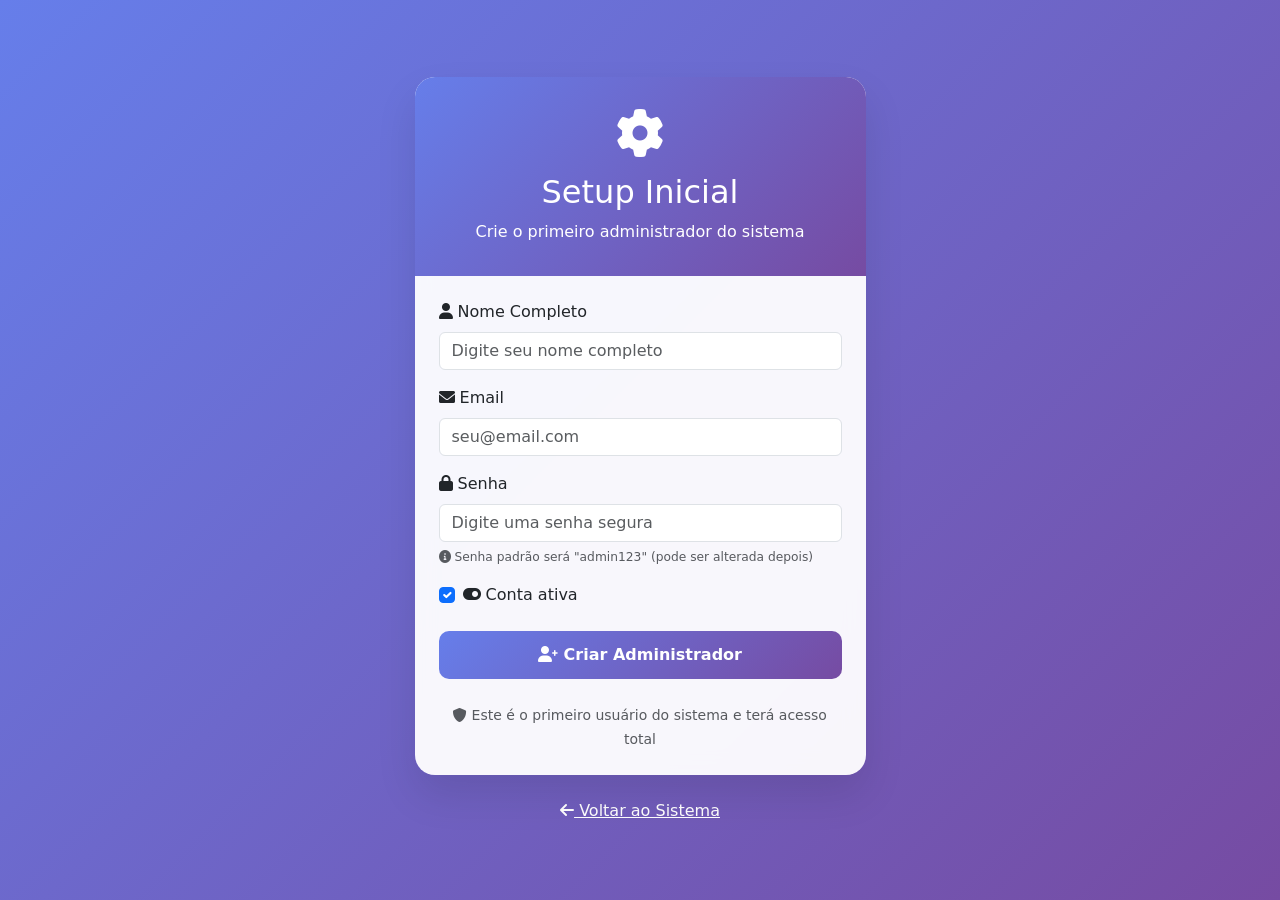
<file: Laboratorio 02/Codigo/FrontEnd/setup.html>
<!DOCTYPE html>
<html lang="pt-BR">
<head>
    <meta charset="UTF-8">
    <meta name="viewport" content="width=device-width, initial-scale=1.0">
    <title>Setup Inicial - Sistema de Aluguel</title>
    <link href="https://cdn.jsdelivr.net/npm/bootstrap@5.3.0/dist/css/bootstrap.min.css" rel="stylesheet">
    <link href="https://cdnjs.cloudflare.com/ajax/libs/font-awesome/6.0.0/css/all.min.css" rel="stylesheet">
    <style>
        body {
            background: linear-gradient(135deg, #667eea 0%, #764ba2 100%);
            min-height: 100vh;
            display: flex;
            align-items: center;
        }
        .setup-card {
            background: rgba(255, 255, 255, 0.95);
            backdrop-filter: blur(10px);
            border: none;
            border-radius: 20px;
            box-shadow: 0 20px 40px rgba(0, 0, 0, 0.1);
        }
        .setup-header {
            background: linear-gradient(135deg, #667eea 0%, #764ba2 100%);
            color: white;
            border-radius: 20px 20px 0 0;
            padding: 2rem;
            text-align: center;
        }
        .btn-setup {
            background: linear-gradient(135deg, #667eea 0%, #764ba2 100%);
            border: none;
            border-radius: 10px;
            padding: 12px 30px;
            font-weight: 600;
            transition: all 0.3s ease;
        }
        .btn-setup:hover {
            transform: translateY(-2px);
            box-shadow: 0 10px 20px rgba(0, 0, 0, 0.2);
        }
    </style>
</head>
<body>
    <div class="container">
        <div class="row justify-content-center">
            <div class="col-md-6 col-lg-5">
                <div class="card setup-card">
                    <div class="setup-header">
                        <i class="fas fa-cog fa-3x mb-3"></i>
                        <h2>Setup Inicial</h2>
                        <p class="mb-0">Crie o primeiro administrador do sistema</p>
                    </div>
                    <div class="card-body p-4">
                        <div id="setup-success" style="display: none;">
                            <div class="alert alert-success text-center">
                                <i class="fas fa-check-circle fa-2x mb-3"></i>
                                <h4>Administrador criado com sucesso!</h4>
                                <p>Você pode agora fazer login no sistema.</p>
                                <a href="index.html" class="btn btn-setup text-white">
                                    <i class="fas fa-sign-in-alt"></i> Ir para Login
                                </a>
                            </div>
                        </div>

                        <div id="setup-form">
                            <form id="setup-admin-form">
                                <div class="mb-3">
                                    <label for="admin-nome" class="form-label">
                                        <i class="fas fa-user"></i> Nome Completo
                                    </label>
                                    <input type="text" class="form-control" id="admin-nome" required 
                                           placeholder="Digite seu nome completo">
                                </div>

                                <div class="mb-3">
                                    <label for="admin-email" class="form-label">
                                        <i class="fas fa-envelope"></i> Email
                                    </label>
                                    <input type="email" class="form-control" id="admin-email" required 
                                           placeholder="seu@email.com">
                                </div>

                                <div class="mb-3">
                                    <label for="admin-senha" class="form-label">
                                        <i class="fas fa-lock"></i> Senha
                                    </label>
                                    <input type="password" class="form-control" id="admin-senha" required 
                                           placeholder="Digite uma senha segura">
                                    <div class="form-text">
                                        <small class="text-muted">
                                            <i class="fas fa-info-circle"></i> 
                                            Senha padrão será "admin123" (pode ser alterada depois)
                                        </small>
                                    </div>
                                </div>

                                <div class="mb-4">
                                    <div class="form-check">
                                        <input class="form-check-input" type="checkbox" id="admin-ativo" checked>
                                        <label class="form-check-label" for="admin-ativo">
                                            <i class="fas fa-toggle-on"></i> Conta ativa
                                        </label>
                                    </div>
                                </div>

                                <div class="d-grid">
                                    <button type="submit" class="btn btn-setup text-white">
                                        <i class="fas fa-user-plus"></i> Criar Administrador
                                    </button>
                                </div>
                            </form>

                            <div class="mt-4 text-center">
                                <small class="text-muted">
                                    <i class="fas fa-shield-alt"></i> 
                                    Este é o primeiro usuário do sistema e terá acesso total
                                </small>
                            </div>
                        </div>

                        <div id="setup-loading" style="display: none;">
                            <div class="text-center">
                                <div class="spinner-border text-primary mb-3" role="status">
                                    <span class="visually-hidden">Criando...</span>
                                </div>
                                <h5>Criando administrador...</h5>
                                <p class="text-muted">Aguarde um momento</p>
                            </div>
                        </div>
                    </div>
                </div>

                <div class="text-center mt-4">
                    <a href="index.html" class="text-white">
                        <i class="fas fa-arrow-left"></i> Voltar ao Sistema
                    </a>
                </div>
            </div>
        </div>
    </div>

    <script src="scripts/api.js"></script>
    <script src="scripts/auth.js"></script>
    <script>
        class SetupService {
            constructor() {
                this.init();
            }

            init() {
                // Verificar se já existe um admin
                this.checkExistingAdmin();
                
                // Event listeners
                document.getElementById('setup-admin-form').addEventListener('submit', (e) => {
                    this.handleSubmit(e);
                });
            }

            async checkExistingAdmin() {
                try {
                    const admins = await apiService.listarAdmins();
                    if (admins && admins.length > 0) {
                        // Já existe admin, mostrar mensagem
                        this.showExistingAdminMessage();
                    }
                } catch (error) {
                    console.log('Sistema sem administradores, pode criar o primeiro');
                }
            }

            showExistingAdminMessage() {
                document.getElementById('setup-form').innerHTML = `
                    <div class="alert alert-info text-center">
                        <i class="fas fa-info-circle fa-2x mb-3"></i>
                        <h4>Sistema já configurado!</h4>
                        <p>Já existe um administrador no sistema.</p>
                        <a href="index.html" class="btn btn-setup text-white">
                            <i class="fas fa-sign-in-alt"></i> Ir para Login
                        </a>
                    </div>
                `;
            }

            async handleSubmit(event) {
                event.preventDefault();
                
                const formData = this.getFormData();
                
                if (!this.validateForm(formData)) {
                    return;
                }

                this.showLoading();

                try {
                    const adminData = {
                        nome: formData.nome,
                        email: formData.email,
                        ativo: formData.ativo
                    };

                    const result = await apiService.cadastrarAdmin(adminData);
                    
                    console.log('Administrador criado:', result);
                    
                    this.showSuccess();
                    
                } catch (error) {
                    console.error('Erro ao criar administrador:', error);
                    this.showError(error.message);
                }
            }

            getFormData() {
                return {
                    nome: document.getElementById('admin-nome').value.trim(),
                    email: document.getElementById('admin-email').value.trim(),
                    senha: document.getElementById('admin-senha').value,
                    ativo: document.getElementById('admin-ativo').checked
                };
            }

            validateForm(data) {
                if (!data.nome) {
                    authService.showMessage('Por favor, insira o nome do administrador.', 'warning');
                    return false;
                }

                if (!data.email) {
                    authService.showMessage('Por favor, insira o email do administrador.', 'warning');
                    return false;
                }

                if (!this.isValidEmail(data.email)) {
                    authService.showMessage('Por favor, insira um email válido.', 'warning');
                    return false;
                }

                return true;
            }

            isValidEmail(email) {
                const emailRegex = /^[^\s@]+@[^\s@]+\.[^\s@]+$/;
                return emailRegex.test(email);
            }

            showLoading() {
                document.getElementById('setup-form').style.display = 'none';
                document.getElementById('setup-loading').style.display = 'block';
            }

            showSuccess() {
                document.getElementById('setup-loading').style.display = 'none';
                document.getElementById('setup-success').style.display = 'block';
            }

            showError(message) {
                document.getElementById('setup-loading').style.display = 'none';
                document.getElementById('setup-form').style.display = 'block';
                
                authService.showMessage('Erro ao criar administrador: ' + message, 'danger');
            }
        }

        // Inicializar quando a página carregar
        document.addEventListener('DOMContentLoaded', () => {
            new SetupService();
        });
    </script>
</body>
</html>
</file>
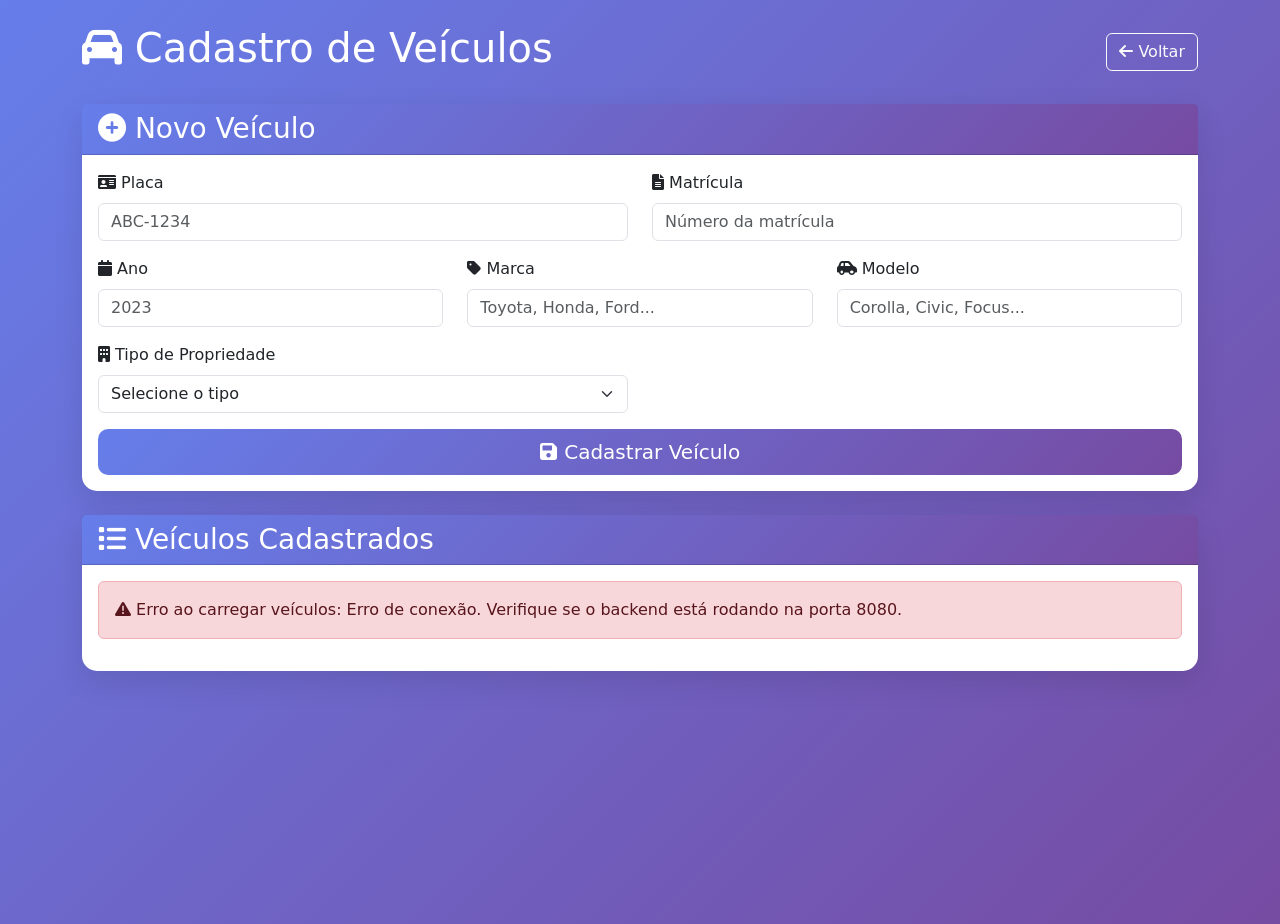
<file: Laboratorio 02/Codigo/FrontEnd/veiculos.html>
<!DOCTYPE html>
<html lang="pt-BR">
<head>
    <meta charset="UTF-8">
    <meta name="viewport" content="width=device-width, initial-scale=1.0">
    <title>Cadastro de Veículos - Sistema de Aluguel</title>
    <link href="https://cdn.jsdelivr.net/npm/bootstrap@5.3.0/dist/css/bootstrap.min.css" rel="stylesheet">
    <link href="https://cdnjs.cloudflare.com/ajax/libs/font-awesome/6.0.0/css/all.min.css" rel="stylesheet">
    <style>
        body {
            background: linear-gradient(135deg, #667eea 0%, #764ba2 100%);
            min-height: 100vh;
        }
        .card {
            border: none;
            border-radius: 15px;
            box-shadow: 0 10px 30px rgba(0, 0, 0, 0.1);
        }
        .card-header {
            background: linear-gradient(135deg, #667eea 0%, #764ba2 100%);
            color: white;
            border-radius: 15px 15px 0 0;
        }
        .btn-primary {
            background: linear-gradient(135deg, #667eea 0%, #764ba2 100%);
            border: none;
            border-radius: 10px;
        }
        .btn-primary:hover {
            transform: translateY(-2px);
            box-shadow: 0 5px 15px rgba(0, 0, 0, 0.2);
        }
        .veiculo-card {
            transition: transform 0.3s ease;
        }
        .veiculo-card:hover {
            transform: translateY(-5px);
        }
    </style>
</head>
<body>
    <div class="container mt-4">
        <!-- Header -->
        <div class="row mb-4">
            <div class="col-12">
                <div class="d-flex justify-content-between align-items-center">
                    <h1 class="text-white">
                        <i class="fas fa-car"></i> Cadastro de Veículos
                    </h1>
                    <a href="index.html" class="btn btn-outline-light">
                        <i class="fas fa-arrow-left"></i> Voltar
                    </a>
                </div>
            </div>
        </div>

        <!-- Formulário de Cadastro -->
        <div class="row mb-4">
            <div class="col-12">
                <div class="card">
                    <div class="card-header">
                        <h3 class="mb-0">
                            <i class="fas fa-plus-circle"></i> Novo Veículo
                        </h3>
                    </div>
                    <div class="card-body">
                        <form id="cadastro-veiculo-form">
                            <div class="row">
                                <div class="col-md-6">
                                    <div class="mb-3">
                                        <label for="veiculo-placa" class="form-label">
                                            <i class="fas fa-id-card"></i> Placa
                                        </label>
                                        <input type="text" class="form-control" id="veiculo-placa" required 
                                               placeholder="ABC-1234" maxlength="8">
                                    </div>
                                </div>
                                <div class="col-md-6">
                                    <div class="mb-3">
                                        <label for="veiculo-matricula" class="form-label">
                                            <i class="fas fa-file-alt"></i> Matrícula
                                        </label>
                                        <input type="text" class="form-control" id="veiculo-matricula" required 
                                               placeholder="Número da matrícula">
                                    </div>
                                </div>
                            </div>

                            <div class="row">
                                <div class="col-md-4">
                                    <div class="mb-3">
                                        <label for="veiculo-ano" class="form-label">
                                            <i class="fas fa-calendar"></i> Ano
                                        </label>
                                        <input type="number" class="form-control" id="veiculo-ano" required 
                                               placeholder="2023" min="1900" max="2030">
                                    </div>
                                </div>
                                <div class="col-md-4">
                                    <div class="mb-3">
                                        <label for="veiculo-marca" class="form-label">
                                            <i class="fas fa-tag"></i> Marca
                                        </label>
                                        <input type="text" class="form-control" id="veiculo-marca" required 
                                               placeholder="Toyota, Honda, Ford...">
                                    </div>
                                </div>
                                <div class="col-md-4">
                                    <div class="mb-3">
                                        <label for="veiculo-modelo" class="form-label">
                                            <i class="fas fa-car-side"></i> Modelo
                                        </label>
                                        <input type="text" class="form-control" id="veiculo-modelo" required 
                                               placeholder="Corolla, Civic, Focus...">
                                    </div>
                                </div>
                            </div>

                            <div class="row">
                                <div class="col-md-6">
                                    <div class="mb-3">
                                        <label for="veiculo-tipo-propriedade" class="form-label">
                                            <i class="fas fa-building"></i> Tipo de Propriedade
                                        </label>
                                        <select class="form-select" id="veiculo-tipo-propriedade" required>
                                            <option value="">Selecione o tipo</option>
                                            <option value="CLIENTE">Cliente</option>
                                            <option value="EMPRESA">Empresa</option>
                                            <option value="BANCO">Banco</option>
                                        </select>
                                    </div>
                                </div>
                            </div>

                            <div class="d-grid">
                                <button type="submit" class="btn btn-primary btn-lg">
                                    <i class="fas fa-save"></i> Cadastrar Veículo
                                </button>
                            </div>
                        </form>
                    </div>
                </div>
            </div>
        </div>

        <!-- Lista de Veículos -->
        <div class="row">
            <div class="col-12">
                <div class="card">
                    <div class="card-header">
                        <h3 class="mb-0">
                            <i class="fas fa-list"></i> Veículos Cadastrados
                        </h3>
                    </div>
                    <div class="card-body">
                        <div id="veiculos-list">
                            <div class="text-center">
                                <div class="spinner-border text-primary" role="status">
                                    <span class="visually-hidden">Carregando...</span>
                                </div>
                                <p class="mt-2">Carregando veículos...</p>
                            </div>
                        </div>
                    </div>
                </div>
            </div>
        </div>
    </div>

    <!-- Modal de Confirmação -->
    <div class="modal fade" id="confirmacaoModal" tabindex="-1">
        <div class="modal-dialog">
            <div class="modal-content">
                <div class="modal-header">
                    <h5 class="modal-title">Confirmar Ação</h5>
                    <button type="button" class="btn-close" data-bs-dismiss="modal"></button>
                </div>
                <div class="modal-body">
                    <p id="confirmacao-texto">Tem certeza que deseja realizar esta ação?</p>
                </div>
                <div class="modal-footer">
                    <button type="button" class="btn btn-secondary" data-bs-dismiss="modal">Cancelar</button>
                    <button type="button" class="btn btn-primary" id="confirmacao-botao">Confirmar</button>
                </div>
            </div>
        </div>
    </div>

    <!-- Modal de Edição de Veículo -->
    <div class="modal fade" id="editarVeiculoModal" tabindex="-1" aria-labelledby="editarVeiculoModalLabel" aria-hidden="true">
        <div class="modal-dialog modal-lg">
            <div class="modal-content">
                <div class="modal-header">
                    <h5 class="modal-title" id="editarVeiculoModalLabel">
                        <i class="fas fa-edit"></i> Editar Veículo
                    </h5>
                    <button type="button" class="btn-close" data-bs-dismiss="modal" aria-label="Close"></button>
                </div>
                <div class="modal-body">
                    <form id="editar-veiculo-form">
                        <input type="hidden" id="edit-veiculo-id">
                        <div class="row">
                            <div class="col-md-6">
                                <div class="mb-3">
                                    <label for="edit-veiculo-placa" class="form-label">
                                        <i class="fas fa-id-card"></i> Placa
                                    </label>
                                    <input type="text" class="form-control" id="edit-veiculo-placa" required
                                           placeholder="ABC-1234" maxlength="8">
                                </div>
                            </div>
                            <div class="col-md-6">
                                <div class="mb-3">
                                    <label for="edit-veiculo-matricula" class="form-label">
                                        <i class="fas fa-file-alt"></i> Matrícula
                                    </label>
                                    <input type="text" class="form-control" id="edit-veiculo-matricula" required
                                           placeholder="Número da matrícula">
                                </div>
                            </div>
                        </div>

                        <div class="row">
                            <div class="col-md-4">
                                <div class="mb-3">
                                    <label for="edit-veiculo-ano" class="form-label">
                                        <i class="fas fa-calendar"></i> Ano
                                    </label>
                                    <input type="number" class="form-control" id="edit-veiculo-ano" required
                                           placeholder="2023" min="1900" max="2030">
                                </div>
                            </div>
                            <div class="col-md-4">
                                <div class="mb-3">
                                    <label for="edit-veiculo-marca" class="form-label">
                                        <i class="fas fa-tag"></i> Marca
                                    </label>
                                    <input type="text" class="form-control" id="edit-veiculo-marca" required
                                           placeholder="Toyota, Honda, Ford...">
                                </div>
                            </div>
                            <div class="col-md-4">
                                <div class="mb-3">
                                    <label for="edit-veiculo-modelo" class="form-label">
                                        <i class="fas fa-car-side"></i> Modelo
                                    </label>
                                    <input type="text" class="form-control" id="edit-veiculo-modelo" required
                                           placeholder="Corolla, Civic, Focus...">
                                </div>
                            </div>
                        </div>

                        <div class="row">
                            <div class="col-md-6">
                                <div class="mb-3">
                                    <label for="edit-veiculo-tipo-propriedade" class="form-label">
                                        <i class="fas fa-building"></i> Tipo de Propriedade
                                    </label>
                                    <select class="form-select" id="edit-veiculo-tipo-propriedade" required>
                                        <option value="">Selecione o tipo</option>
                                        <option value="CLIENTE">Cliente</option>
                                        <option value="EMPRESA">Empresa</option>
                                        <option value="BANCO">Banco</option>
                                    </select>
                                </div>
                            </div>
                        </div>
                    </form>
                </div>
                <div class="modal-footer">
                    <button type="button" class="btn btn-secondary" data-bs-dismiss="modal">
                        <i class="fas fa-times"></i> Cancelar
                    </button>
                    <button type="button" class="btn btn-primary" id="salvar-edicao-btn" onclick="veiculoService.salvarEdicao()">
                        <i class="fas fa-save"></i> Salvar Alterações
                    </button>
                </div>
            </div>
        </div>
    </div>

    <!-- Modal de Edição de Veículo -->
    <div class="modal fade" id="editarVeiculoModal" tabindex="-1" aria-labelledby="editarVeiculoModalLabel" aria-hidden="true">
        <div class="modal-dialog modal-lg">
            <div class="modal-content">
                <div class="modal-header">
                    <h5 class="modal-title" id="editarVeiculoModalLabel">
                        <i class="fas fa-edit"></i> Editar Veículo
                    </h5>
                    <button type="button" class="btn-close" data-bs-dismiss="modal" aria-label="Close"></button>
                </div>
                <div class="modal-body">
                    <form id="editar-veiculo-form">
                        <input type="hidden" id="edit-veiculo-id">
                        <div class="row">
                            <div class="col-md-6">
                                <div class="mb-3">
                                    <label for="edit-veiculo-placa" class="form-label">
                                        <i class="fas fa-id-card"></i> Placa
                                    </label>
                                    <input type="text" class="form-control" id="edit-veiculo-placa" required
                                           placeholder="ABC-1234" maxlength="8">
                                </div>
                            </div>
                            <div class="col-md-6">
                                <div class="mb-3">
                                    <label for="edit-veiculo-matricula" class="form-label">
                                        <i class="fas fa-file-alt"></i> Matrícula
                                    </label>
                                    <input type="text" class="form-control" id="edit-veiculo-matricula" required
                                           placeholder="Número da matrícula">
                                </div>
                            </div>
                        </div>

                        <div class="row">
                            <div class="col-md-4">
                                <div class="mb-3">
                                    <label for="edit-veiculo-ano" class="form-label">
                                        <i class="fas fa-calendar"></i> Ano
                                    </label>
                                    <input type="number" class="form-control" id="edit-veiculo-ano" required
                                           placeholder="2023" min="1900" max="2030">
                                </div>
                            </div>
                            <div class="col-md-4">
                                <div class="mb-3">
                                    <label for="edit-veiculo-marca" class="form-label">
                                        <i class="fas fa-tag"></i> Marca
                                    </label>
                                    <input type="text" class="form-control" id="edit-veiculo-marca" required
                                           placeholder="Toyota, Honda, Ford...">
                                </div>
                            </div>
                            <div class="col-md-4">
                                <div class="mb-3">
                                    <label for="edit-veiculo-modelo" class="form-label">
                                        <i class="fas fa-car-side"></i> Modelo
                                    </label>
                                    <input type="text" class="form-control" id="edit-veiculo-modelo" required
                                           placeholder="Corolla, Civic, Focus...">
                                </div>
                            </div>
                        </div>

                        <div class="row">
                            <div class="col-md-6">
                                <div class="mb-3">
                                    <label for="edit-veiculo-tipo-propriedade" class="form-label">
                                        <i class="fas fa-building"></i> Tipo de Propriedade
                                    </label>
                                    <select class="form-select" id="edit-veiculo-tipo-propriedade" required>
                                        <option value="">Selecione o tipo</option>
                                        <option value="CLIENTE">Cliente</option>
                                        <option value="EMPRESA">Empresa</option>
                                        <option value="BANCO">Banco</option>
                                    </select>
                                </div>
                            </div>
                        </div>
                    </form>
                </div>
                <div class="modal-footer">
                    <button type="button" class="btn btn-secondary" data-bs-dismiss="modal">
                        <i class="fas fa-times"></i> Cancelar
                    </button>
                    <button type="button" class="btn btn-primary" id="salvar-edicao-btn" onclick="veiculoService.salvarEdicao()">
                        <i class="fas fa-save"></i> Salvar Alterações
                    </button>
                </div>
            </div>
        </div>
    </div>

    <!-- Scripts -->
    <script src="https://cdn.jsdelivr.net/npm/bootstrap@5.3.0/dist/js/bootstrap.bundle.min.js"></script>
    <script src="scripts/api.js"></script>
    <script src="scripts/auth.js"></script>
    <script src="scripts/veiculos.js"></script>

    <script>
        // Inicializar quando a página carregar
        document.addEventListener('DOMContentLoaded', () => {
            // Sistema livre - qualquer um pode cadastrar veículos
            console.log('Página de veículos carregada - acesso livre');

            veiculoService.init();
        });
    </script>
</body>
</html>
</file>
<file: Laboratorio 02/Codigo/FrontEnd/css/style.css>
/* Estilos customizados para o Sistema de Aluguel */

:root {
    --primary-color: #0d6efd;
    --secondary-color: #6c757d;
    --success-color: #198754;
    --danger-color: #dc3545;
    --warning-color: #ffc107;
    --info-color: #0dcaf0;
    --light-color: #f8f9fa;
    --dark-color: #212529;
}

body {
    font-family: 'Segoe UI', Tahoma, Geneva, Verdana, sans-serif;
    background-color: #f5f5f5;
}

.navbar-brand {
    font-weight: bold;
    font-size: 1.5rem;
}

.jumbotron {
    background: linear-gradient(135deg, #667eea 0%, #764ba2 100%);
    color: white;
    border-radius: 15px;
    box-shadow: 0 10px 30px rgba(0,0,0,0.1);
}

.jumbotron h1 {
    font-weight: 700;
    margin-bottom: 1rem;
}

.card {
    border: none;
    border-radius: 15px;
    box-shadow: 0 5px 15px rgba(0,0,0,0.08);
    transition: transform 0.3s ease, box-shadow 0.3s ease;
}

.card:hover {
    transform: translateY(-5px);
    box-shadow: 0 10px 25px rgba(0,0,0,0.15);
}

.card-header {
    background: linear-gradient(135deg, #667eea 0%, #764ba2 100%);
    color: white;
    border-radius: 15px 15px 0 0 !important;
    border: none;
}

.btn {
    border-radius: 10px;
    font-weight: 500;
    transition: all 0.3s ease;
}

.btn:hover {
    transform: translateY(-2px);
    box-shadow: 0 5px 15px rgba(0,0,0,0.2);
}

.form-control, .form-select {
    border-radius: 10px;
    border: 2px solid #e9ecef;
    transition: all 0.3s ease;
}

.form-control:focus, .form-select:focus {
    border-color: var(--primary-color);
    box-shadow: 0 0 0 0.2rem rgba(13, 110, 253, 0.25);
}

.page {
    animation: fadeIn 0.5s ease-in-out;
}

@keyframes fadeIn {
    from {
        opacity: 0;
        transform: translateY(20px);
    }
    to {
        opacity: 1;
        transform: translateY(0);
    }
}

.status-badge {
    font-size: 0.8rem;
    padding: 0.5rem 1rem;
    border-radius: 20px;
    font-weight: 500;
}

.status-pendente {
    background-color: #fff3cd;
    color: #856404;
    border: 1px solid #ffeaa7;
}

.status-aprovado {
    background-color: #d1edff;
    color: #0c5460;
    border: 1px solid #b8daff;
}

.status-rejeitado {
    background-color: #f8d7da;
    color: #721c24;
    border: 1px solid #f5c6cb;
}

.status-contratado {
    background-color: #d4edda;
    color: #155724;
    border: 1px solid #c3e6cb;
}

.status-cancelado {
    background-color: #e2e3e5;
    color: #383d41;
    border: 1px solid #d6d8db;
}

.pedido-card {
    margin-bottom: 1rem;
    border-left: 4px solid var(--primary-color);
}

.pedido-card.aprovado {
    border-left-color: var(--success-color);
}

.pedido-card.rejeitado {
    border-left-color: var(--danger-color);
}

.pedido-card.contratado {
    border-left-color: var(--info-color);
}

.pedido-card.cancelado {
    border-left-color: var(--secondary-color);
}

.loading {
    display: flex;
    justify-content: center;
    align-items: center;
    height: 200px;
}

.spinner-border {
    width: 3rem;
    height: 3rem;
}

.alert {
    border-radius: 10px;
    border: none;
}

.table {
    border-radius: 10px;
    overflow: hidden;
}

.table thead th {
    background-color: var(--primary-color);
    color: white;
    border: none;
    font-weight: 500;
}

.table tbody tr {
    transition: background-color 0.3s ease;
}

.table tbody tr:hover {
    background-color: rgba(13, 110, 253, 0.05);
}

.modal-content {
    border-radius: 15px;
    border: none;
    box-shadow: 0 10px 30px rgba(0,0,0,0.2);
}

.modal-header {
    background: linear-gradient(135deg, #667eea 0%, #764ba2 100%);
    color: white;
    border-radius: 15px 15px 0 0;
    border: none;
}

.modal-footer {
    border: none;
    border-radius: 0 0 15px 15px;
}

.dropdown-menu {
    border-radius: 10px;
    border: none;
    box-shadow: 0 5px 15px rgba(0,0,0,0.1);
}

.dropdown-item {
    transition: background-color 0.3s ease;
}

.dropdown-item:hover {
    background-color: rgba(13, 110, 253, 0.1);
}

/* Responsividade */
@media (max-width: 768px) {
    .jumbotron {
        padding: 2rem 1rem;
    }
    
    .jumbotron h1 {
        font-size: 2rem;
    }
    
    .card {
        margin-bottom: 1rem;
    }
    
    .btn {
        width: 100%;
        margin-bottom: 0.5rem;
    }
}

/* Animações de loading */
.pulse {
    animation: pulse 2s infinite;
}

@keyframes pulse {
    0% {
        opacity: 1;
    }
    50% {
        opacity: 0.5;
    }
    100% {
        opacity: 1;
    }
}

/* Estilos para ícones */
.fa {
    margin-right: 0.5rem;
}

/* Estilos para badges de status */
.badge {
    font-size: 0.75rem;
    padding: 0.5rem 0.75rem;
}

/* Estilos para cards de estatísticas */
.stats-card {
    background: linear-gradient(135deg, #667eea 0%, #764ba2 100%);
    color: white;
    border-radius: 15px;
    padding: 2rem;
    text-align: center;
    box-shadow: 0 10px 30px rgba(0,0,0,0.1);
}

.stats-card h3 {
    font-size: 2.5rem;
    font-weight: bold;
    margin-bottom: 0.5rem;
}

.stats-card p {
    margin-bottom: 0;
    opacity: 0.9;
}

/* Estilos para informações financeiras */
.renda-item {
    padding: 0.25rem 0;
    border-bottom: 1px solid #f0f0f0;
}

.renda-item:last-child {
    border-bottom: none;
}

#rendas-confirmacao .renda-item {
    margin-bottom: 0.5rem;
    padding: 0.5rem;
    background-color: #f8f9fa;
    border-radius: 5px;
    border-left: 3px solid var(--success-color);
}

/* Modal de confirmação financeira */
.modal-header.bg-warning {
    background: linear-gradient(135deg, #ffc107 0%, #fd7e14 100%) !important;
}

/* Status badges */
.status-badge {
    padding: 0.25rem 0.5rem;
    border-radius: 20px;
    font-size: 0.75rem;
    font-weight: bold;
    text-transform: uppercase;
}

.status-pendente {
    background-color: #fff3cd;
    color: #856404;
}

.status-aprovado {
    background-color: #d1e7dd;
    color: #0f5132;
}

.status-rejeitado {
    background-color: #f8d7da;
    color: #721c24;
}

.status-contratado {
    background-color: #cff4fc;
    color: #055160;
}

.status-cancelado {
    background-color: #e2e3e5;
    color: #41464b;
}
</file>
<file: Laboratorio_03/frontend/styles.css>
@import url('https://fonts.googleapis.com/css2?family=Quantico:ital,wght@0,400;0,700;1,400;1,700&display=swap');

:root {
    --primary-color: #FFB800;
    --primary-hover: #FFA600;
    --secondary-color: #4A5568;
    --secondary-hover: #2D3748;
    --danger-color: #DC2626;
    --danger-hover: #B91C1C;
    --success-color: #16A34A;
    --header-color: #FFB800;
    --header-gradient: #FFD700;
    --card-background: #FFFFFF;
    --text-color: #1A202C;
    --text-light: #4A5568;
    --border-color: #E2E8F0;
    --shadow-color: rgba(0, 0, 0, 0.1);
    --font-family: 'Quantico', sans-serif;
    --border-radius: 0.75rem;
    --transition-speed: 200ms;
}

*,
*::before,
*::after {
    box-sizing: border-box;
    margin: 0;
    padding: 0;
}

/* --- Classes Utilitárias --- */
.hidden {
    display: none !important;
}

.imagem img {
    width: 160px;
    height: auto;
    margin-bottom: 15px;
    transition: transform var(--transition-speed) ease;
}

.imagem img:hover {
    transform: scale(1.05);
}
body {
    font-family: var(--font-family);
    line-height: 1.6;
    color: var(--text);
    background: #ffffff;
    min-height: 100vh;
    position: relative;
}

body::before {
    content: '';
    position: absolute;
    top: 0;
    left: 0;
    right: 0;
    height: 250px;
    background: linear-gradient(180deg, 
        rgba(255, 184, 0, 0.15) 0%,
        rgba(255, 215, 0, 0.08) 40%,
        rgba(255, 255, 255, 0) 100%
    );
    z-index: -1;
}

/* Ajustes para o novo background */
.card {
    background: white;
    border: 1px solid var(--border-color);
    box-shadow: 0 4px 6px rgba(0, 0, 0, 0.05);
    border-radius: var(--border-radius);
}

.action-card {
    backdrop-filter: blur(10px);
    background: linear-gradient(145deg, rgba(255, 255, 255, 0.95), rgba(255, 255, 255, 0.85));
    border: 1px solid rgba(255, 255, 255, 0.3);
}

.modal-content {
    backdrop-filter: blur(16px);
    background: linear-gradient(145deg, rgba(255, 255, 255, 0.95), rgba(255, 255, 255, 0.9));
    border: 1px solid rgba(255, 255, 255, 0.3);
}

.data-table {
    background: rgba(255, 255, 255, 0.9);
    backdrop-filter: blur(10px);
}

header {
    position: relative;
    z-index: 1;
    padding: 1.5rem 0;
    margin-bottom: 2rem;
    background: linear-gradient(180deg, var(--primary-color), var(--header-gradient));
    color: #fff;
    text-align: center;
    box-shadow: 0 2px 4px rgba(0, 0, 0, 0.05);
    border-bottom: 1px solid rgba(255, 255, 255, 0.1);
}

.container {
    max-width: 1200px;
    margin: 0 auto;
    padding: 1.5rem;
    position: relative;
    z-index: 1;
}

header .container {
    display: flex;
    justify-content: space-between;
    align-items: center;
    gap: 2rem;
}

.header-content {
    display: flex;
    align-items: center;
    justify-content: center;
    gap: 3rem;
    flex: 1;
}

#main-title {
    color: #1A202C;
    font-size: 1.5rem;
    font-weight: 600;
    letter-spacing: 0.5px;
    padding: 0.5rem 1.25rem 0.5rem 0.75rem;
    background: rgba(255, 255, 255, 0.95);
    border-radius: 50px;
    border-left: 4px solid var(--primary-color);
    backdrop-filter: blur(10px);
    box-shadow: 0 2px 8px rgba(0, 0, 0, 0.15);
    transition: all 0.3s ease;
    display: inline-flex;
    align-items: center;
    gap: 0.75rem;
    min-width: auto;
    position: relative;
}

#main-title::before {
    content: '';
    width: 10px;
    height: 10px;
    background: var(--primary-color);
    border-radius: 50%;
    box-shadow: 0 0 10px rgba(255, 184, 0, 0.8);
    animation: pulse 2s ease-in-out infinite;
}

#main-title:hover {
    background: white;
    box-shadow: 0 4px 12px rgba(0, 0, 0, 0.2);
    padding-left: 1rem;
    letter-spacing: 1px;
    transform: translateX(5px);
}

@keyframes pulse {
    0%, 100% {
        opacity: 1;
        transform: scale(1);
    }
    50% {
        opacity: 0.6;
        transform: scale(0.8);
    }
}

#main-title svg {
    flex-shrink: 0;
    color: var(--primary-color);
    filter: drop-shadow(0 1px 2px rgba(0, 0, 0, 0.15));
    transition: transform 0.3s ease;
}

#main-title:hover svg {
    transform: scale(1.15) rotate(8deg);
    filter: drop-shadow(0 2px 4px rgba(255, 184, 0, 0.4));
}

.tabs {
    display: flex;
    gap: 1rem;
    padding: 0.75rem;
    background: rgba(255, 255, 255, 0.1);
    border-radius: var(--border-radius);
    margin: 0 auto;
    min-width: 600px;
    justify-content: center;
    text-decoration: none;
}
.tabs a{
    text-decoration: none;
}

.tab-btn {
    padding: 0.75rem 2rem;
    border: none;
    background-color: rgba(255, 255, 255, 0.1);
    color: white;
    font-weight: 600;
    border-radius: var(--border-radius);
    cursor: pointer;
    transition: all var(--transition-speed) ease;
    min-width: 130px;
    display: flex;
    align-items: center;
    justify-content: center;
    gap: 0.5rem;
    font-size: 1rem;
    text-shadow: 1px 1px 2px rgba(0, 0, 0, 0.1);
}

.tab-btn.active {
    background-color: white;
    color: var(--primary-color);
    text-shadow: none;
    box-shadow: 0 2px 4px rgba(0, 0, 0, 0.1);
    transform: translateY(-1px);
}

.tab-btn:not(.active):hover {
    background-color: rgba(255, 255, 255, 0.2);
    transform: translateY(-1px);
}

h1 {
    font-size: 2rem;
    font-weight: 700;
}

/* --- Estilos dos Botões --- */
.btn {
    display: inline-flex;
    align-items: center;
    gap: 0.5rem;
    font-family: var(--font-family);
    font-weight: 600;
    font-size: 0.95rem;
    padding: 0.75rem 1.5rem;
    border: none;
    border-radius: var(--border-radius);
    cursor: pointer;
    transition: background-color var(--transition-speed) ease, transform var(--transition-speed) ease;
}

.btn:hover {
    transform: translateY(-2px);
}

.btn-primary, .btn-secondary, .btn-danger {
    color: white;
}

.btn-primary {
    background-color: white;
    color: var(--primary-color);
    font-weight: 600;
    border: 2px solid var(--primary-color);
    box-shadow: 0 2px 4px rgba(0, 0, 0, 0.05);
}

.btn-primary:hover {
    background-color: var(--primary-color);
    color: white;
    transform: translateY(-2px);
    box-shadow: 0 4px 6px rgba(0, 0, 0, 0.1);
}

.btn-secondary {
    background-color: rgba(255, 255, 255, 0.9);
    color: var(--dark-gold);
    border: 1px solid var(--primary-color);
}

.btn-secondary:hover {
    background-color: var(--border-color);
    color: var(--dark-gold);
    text-shadow: none;
}
.btn-secondary:hover { background-color: var(--secondary-hover); }

.btn-danger { background-color: var(--danger-color); }
.btn-danger:hover { background-color: var(--danger-hover); }

/* Botão de logout para professor */
.btn-logout-professor {
    background-color: var(--danger-color);
    color: white;
    border: 2px solid var(--danger-color);
    font-weight: 600;
}

.btn-logout-professor:hover {
    background-color: var(--danger-hover);
    border-color: var(--danger-hover);
    transform: translateY(-2px);
    box-shadow: 0 4px 6px rgba(220, 38, 38, 0.3);
}

.btn-icon {
    background: none;
    padding: 0.5rem;
    border-radius: 50%;
    color: var(--text-light);
}
.btn-icon:hover {
    background-color: #e5e7eb;
    color: var(--text-color);
}

/* --- Grid de Dados --- */
.data-grid {
    display: grid;
    grid-template-columns: repeat(auto-fill, minmax(300px, 1fr));
    gap: 2rem;
    padding: 1rem;
}

.card {
    background: linear-gradient(145deg, #ffffff, #fffaf5);
    border-radius: var(--border-radius);
    border: 1px solid var(--border-color);
    box-shadow: 0 4px 15px rgba(0, 0, 0, 0.05);
    padding: 2rem;
    display: flex;
    flex-direction: column;
    min-height: 220px;
    transition: all var(--transition-speed) ease;
    cursor: pointer;
    position: relative;
    overflow: hidden;
}

.card::before {
    content: '';
    position: absolute;
    top: 0;
    left: 0;
    width: 100%;
    height: 4px;
    background: linear-gradient(90deg, var(--primary-color), var(--header-gradient));
    opacity: 0;
    transition: opacity var(--transition-speed) ease;
}

.card:hover {
    transform: translateY(-6px);
    box-shadow: 0 20px 30px -10px rgba(0, 0, 0, 0.1);
    border-color: var(--primary-color);
}

.card:hover::before {
    opacity: 1;
}

.card-content {
    flex-grow: 1;
    margin-bottom: 1.5rem;
    display: flex;
    flex-direction: column;
    gap: 1rem;
}

.card h3 {
    font-size: 1.35rem;
    font-weight: 600;
    color: var(--text-color);
    margin-bottom: 0.5rem;
    line-height: 1.4;
    border-bottom: 2px solid var(--border-color);
    padding-bottom: 0.75rem;
}

.card p {
    color: var(--text-light);
    font-size: 1rem;
    line-height: 1.6;
    margin: 0.5rem 0;
    display: flex;
    align-items: center;
    gap: 0.5rem;
}

.card p i {
    color: var(--primary-color);
    font-size: 1.1rem;
}

.card-actions {
    display: flex;
    gap: 1rem;
    justify-content: flex-end;
    margin-top: auto;
    padding-top: 1rem;
    border-top: 1px solid var(--border-color);
}

/* --- Tela de Detalhes (Genérica) --- */
.detail-view {
    animation: fadeIn 0.3s ease;
}

.back-to-list-btn {
    margin-bottom: 2rem;
}

.profile-card {
    background-color: var(--card-background);
    border-radius: var(--border-radius);
    border: 1px solid var(--border-color);
    box-shadow: 0 4px 6px -1px var(--shadow-color), 0 2px 4px -2px var(--shadow-color);
    padding: 2rem 2.5rem;
}

.profile-header {
    display: flex;
    flex-wrap: wrap;
    align-items: center;
    gap: 1.5rem;
    padding-bottom: 1.5rem;
    margin-bottom: 1.5rem;
    border-bottom: 1px solid var(--border-color);
}

.profile-img {
    width: 100px;
    height: 100px;
    border-radius: 50%;
    object-fit: cover;
    border: 3px solid var(--border-color);
}

.profile-title {
    font-size: 2.25rem;
    font-weight: 700;
}

.profile-body p {
    font-size: 1.1rem;
    margin-bottom: 1rem;
}

.profile-body p strong {
    color: var(--text-color);
    margin-right: 0.5rem;
    font-weight: 600;
}

@keyframes fadeIn {
    from { opacity: 0; transform: translateY(10px); }
    to { opacity: 1; transform: translateY(0); }
}

/* --- Estilos do Modal --- */
.modal {
    position: fixed;
    top: 0;
    left: 0;
    width: 100%;
    height: 100%;
    display: flex;
    align-items: center;
    justify-content: center;
    opacity: 0;
    visibility: hidden;
    transition: opacity var(--transition-speed) ease, visibility 0s var(--transition-speed);
    z-index: 1000;
}

.modal[aria-hidden="false"] {
    opacity: 1;
    visibility: visible;
    transition-delay: 0s;
}

.modal-overlay {
    position: absolute;
    top: 0;
    left: 0;
    width: 100%;
    height: 100%;
    background-color: rgba(0, 0, 0, 0.6);
    cursor: pointer;
}

.modal-content {
    position: relative;
    backdrop-filter: blur(16px);
    background: linear-gradient(145deg, rgba(255, 255, 255, 0.95), rgba(255, 255, 255, 0.9));
    border: 1px solid rgba(255, 255, 255, 0.3);
    border-radius: var(--border-radius);
    padding: 2rem;
    width: 90%;
    max-width: 600px;
    max-height: 90vh;
    overflow-y: auto;
    box-shadow: 0 20px 25px -5px rgba(0,0,0,0.1), 0 8px 10px -6px rgba(0,0,0,0.1);
    transform: scale(0.95);
    transition: transform var(--transition-speed) ease;
}

.modal[aria-hidden="false"] .modal-content {
    transform: scale(1);
}

.modal-close-btn {
    position: absolute;
    top: 1rem;
    right: 1rem;
    background: none;
    border: none;
    cursor: pointer;
    color: var(--text-light);
    padding: 0.25rem;
    border-radius: 50%;
    transition: background-color var(--transition-speed) ease;
}

.modal-close-btn:hover {
    background-color: var(--border-color);
}

.modal h2 {
    margin-bottom: 1.5rem;
}

/* --- Estilos do Formulário --- */
.form-group {
    margin-bottom: 1.25rem;
}

.form-group label {
    display: block;
    font-weight: 500;
    margin-bottom: 0.5rem;
}

.form-group input, .form-group select {
    width: 100%;
    padding: 0.75rem 1rem;
    border: 1px solid var(--border-color);
    border-radius: var(--border-radius);
    font-size: 1rem;
    background-color: white;
    transition: border-color var(--transition-speed) ease, box-shadow var(--transition-speed) ease;
}

.form-group input:focus, .form-group select:focus {
    border-color: var(--primary-color);
    box-shadow: 0 0 0 3px rgba(212, 175, 55, 0.2);
}

.form-group input:invalid:not(:placeholder-shown) {
    border-color: var(--danger-color);
}

.error-message {
    color: var(--danger-color);
    font-size: 0.8rem;
    display: none; /* Mostrado via JS */
    margin-top: 0.25rem;
}

.form-actions {
    display: flex;
    justify-content: flex-end;
    gap: 1rem;
    margin-top: 2rem;
}

/* --- Tabela --- */
.data-table {
    width: 100%;
    border-collapse: collapse;
    background-color: var(--card-background);
    border-radius: var(--border-radius);
    border: 1px solid var(--border-color);
    box-shadow: 0 4px 6px -1px var(--shadow-color), 0 2px 4px -2px var(--shadow-color);
    overflow: hidden;
}

.data-table th, .data-table td {
    padding: 1rem 1.5rem;
    text-align: left;
    border-bottom: 1px solid var(--border-color);
}

.data-table th {
    background-color: #F9FAFB;
    font-weight: 600;
    color: var(--text-light);
    text-transform: uppercase;
    font-size: 0.8rem;
    letter-spacing: 0.05em;
}

.data-table tbody tr:last-child th,
.data-table tbody tr:last-child td {
    border-bottom: none;
}

.data-table tbody tr:hover {
    background-color: #F9FAFB;
}


/* --- Estilos do Toast --- */
#toast-container {
    position: fixed;
    top: 1.5rem;
    right: 1.5rem;
    display: flex;
    flex-direction: column;
    gap: 1rem;
    z-index: 2000;
}

.toast {
    background-color: var(--card-background);
    color: white;
    padding: 1rem 1.5rem;
    border-radius: var(--border-radius);
    box-shadow: 0 4px 6px -1px rgba(0,0,0,0.1), 0 2px 4px -2px rgba(0,0,0,0.1);
    display: flex;
    align-items: center;
    gap: 1rem;
    opacity: 0;
    transform: translateX(100%);
    animation: slideIn var(--transition-speed) ease forwards;
}

.toast.toast-success {
    background-color: var(--success-color);
}

.toast.toast-error {
    background-color: var(--danger-color);
}

.toast.toast-insufficient-funds {
    background: linear-gradient(135deg, #f59e0b, #d97706);
    color: white;
    font-weight: 600;
    font-size: 1rem;
    padding: 1.25rem 1.5rem;
    border-left: 4px solid #fbbf24;
    box-shadow: 0 8px 25px rgba(245, 158, 11, 0.3);
}

.toast.toast-warning {
    background: linear-gradient(135deg, #f59e0b, #d97706);
    color: white;
    font-weight: 600;
    font-size: 0.95rem;
    padding: 1rem 1.5rem;
    border-left: 4px solid #fbbf24;
    box-shadow: 0 6px 20px rgba(245, 158, 11, 0.25);
}

@keyframes slideIn {
    to {
        opacity: 1;
        transform: translateX(0);
    }
}

@keyframes slideOut {
    from {
        opacity: 1;
        transform: translateX(0);
    }
    to {
        opacity: 0;
        transform: translateX(100%);
    }
}

/* --- Vídeo de Fundo para Login e Cadastro --- */
.video-background {
    position: fixed;
    top: 0;
    left: 0;
    width: 100%;
    height: 100%;
    z-index: -2;
    overflow: hidden;
}

.video-background video {
    width: 100%;
    height: 100%;
    min-width: 100%;
    min-height: 100%;
    object-fit: cover;
    object-position: center;
    /* Garante que o vídeo seja reproduzido automaticamente em todos os navegadores */
    pointer-events: none;
}

.video-overlay {
    position: fixed;
    top: 0;
    left: 0;
    width: 100%;
    height: 100%;
    background: linear-gradient(
        135deg,
        rgba(255, 184, 0, 0.1) 0%,
        rgba(255, 215, 0, 0.15) 25%,
        rgba(26, 32, 44, 0.4) 50%,
        rgba(74, 85, 104, 0.6) 75%,
        rgba(45, 55, 72, 0.8) 100%
    );
    z-index: -1;
}

/* Estilos específicos para páginas com vídeo de fundo */
body.video-bg {
    background: linear-gradient(135deg, 
        rgba(255, 184, 0, 0.8) 0%, 
        rgba(255, 215, 0, 0.6) 25%,
        rgba(26, 32, 44, 0.7) 50%,
        rgba(74, 85, 104, 0.8) 75%,
        rgba(45, 55, 72, 0.9) 100%
    ), 
    url('data:image/svg+xml,<svg xmlns="http://www.w3.org/2000/svg" viewBox="0 0 1000 1000"><defs><radialGradient id="a"><stop offset="0%" stop-color="%23FFB800" stop-opacity="0.1"/><stop offset="100%" stop-color="%23FFD700" stop-opacity="0.3"/></radialGradient></defs><rect width="100%" height="100%" fill="url(%23a)"/></svg>');
    min-height: 100vh;
    position: relative;
    overflow-x: hidden; /* Evita scroll horizontal */
}

body.video-bg::before {
    display: none; /* Remove o gradiente padrão */
}

/* Melhorar scrollbar para modais com muito conteúdo */
.auth-card::-webkit-scrollbar {
    width: 8px;
}

.auth-card::-webkit-scrollbar-track {
    background: rgba(255, 255, 255, 0.1);
    border-radius: 4px;
}

.auth-card::-webkit-scrollbar-thumb {
    background: rgba(255, 184, 0, 0.6);
    border-radius: 4px;
}

.auth-card::-webkit-scrollbar-thumb:hover {
    background: rgba(255, 184, 0, 0.8);
}

/* Container para formulários de login/cadastro */
.auth-container {
    min-height: 100vh;
    display: flex;
    align-items: center;
    justify-content: center;
    padding: 2rem;
    position: relative;
    z-index: 1;
}

.auth-card {
    background: rgba(255, 255, 255, 0.95);
    backdrop-filter: blur(20px);
    border: 1px solid rgba(255, 255, 255, 0.3);
    border-radius: var(--border-radius);
    padding: 3rem;
    width: 100%;
    max-width: 450px;
    box-shadow: 0 25px 50px -12px rgba(0, 0, 0, 0.25);
    animation: slideUp 0.6s ease-out;
}

.auth-card h1 {
    text-align: center;
    margin-bottom: 2rem;
    color: var(--text-color);
    font-weight: 700;
    font-size: 2rem;
}

.auth-card .form-group {
    margin-bottom: 1.5rem;
}

.auth-card .form-group input {
    background: rgba(255, 255, 255, 0.9);
    border: 2px solid rgba(255, 184, 0, 0.3);
    transition: all 0.3s ease;
}

.auth-card .form-group input:focus {
    background: white;
    border-color: var(--primary-color);
    box-shadow: 0 0 0 4px rgba(255, 184, 0, 0.2);
}

.auth-card .btn-primary {
    width: 100%;
    padding: 1rem;
    font-size: 1.1rem;
    font-weight: 700;
    background: linear-gradient(135deg, var(--primary-color), var(--header-gradient));
    border: none;
    color: white;
    text-shadow: 1px 1px 2px rgba(0, 0, 0, 0.1);
    box-shadow: 0 8px 25px rgba(255, 184, 0, 0.3);
}

.auth-card .btn-primary:hover {
    background: linear-gradient(135deg, var(--primary-hover), var(--primary-color));
    transform: translateY(-2px);
    box-shadow: 0 12px 35px rgba(255, 184, 0, 0.4);
}

@keyframes slideUp {
    from {
        opacity: 0;
        transform: translateY(30px) scale(0.95);
    }
    to {
        opacity: 1;
        transform: translateY(0) scale(1);
    }
}

/* --- Responsividade --- */
@media (max-width: 768px) {
    h1 {
        font-size: 1.75rem;
    }

    .btn {
        padding: 0.6rem 1.2rem;
        font-size: 0.9rem;
    }

    .container {
        padding: 1rem;
    }

    .data-grid {
        grid-template-columns: 1fr;
        gap: 1rem;
    }

    .modal-content {
        width: 95%;
        padding: 1.5rem;
    }

    .profile-header {
        flex-direction: column;
        text-align: center;
    }

    .profile-title {
        font-size: 1.75rem;
    }

    /* Responsividade para auth */
    .auth-container {
        padding: 1rem;
    }

    .auth-card {
        padding: 2rem;
        max-width: 100%;
    }

    .auth-card h1 {
        font-size: 1.75rem;
    }
}

/* Action Cards and Gold Theme Enhancements */
.action-card {
    background: linear-gradient(145deg, #ffffff, #fffaf5);
    border-radius: var(--border-radius);
    padding: 1.5rem;
    box-shadow: 0 4px 15px var(--shadow-color);
    border: 1px solid var(--border-color);
    transition: transform var(--transition-speed) ease, box-shadow var(--transition-speed) ease;
}

.action-card:hover {
    transform: translateY(-2px);
    box-shadow: 0 6px 20px var(--shadow-color);
}

.saldo-container {
    background: linear-gradient(135deg, var(--primary-color), #FFD700);
    color: white;
    padding: 2rem;
    border-radius: var(--border-radius);
    text-align: center;
    box-shadow: 0 4px 15px rgba(212, 175, 55, 0.2);
}

.tab-btn {
    color: #333;
    font-weight: 600;
    background: rgba(255, 255, 255, 0.9);
    padding: 0.75rem 1.5rem;
    border-radius: var(--border-radius);
    transition: all var(--transition-speed) ease;
}

.tab-btn:hover {
    background: white;
    transform: translateY(-1px);
    box-shadow: 0 2px 4px rgba(0, 0, 0, 0.1);
}

.tab-btn.active {
    background: white;
    color: var(--primary-color);
    box-shadow: 0 2px 4px rgba(0, 0, 0, 0.1);
    font-weight: 700;
}

/* Enhanced Form Styles */
.form-group input:focus,
.form-group select:focus {
    border-color: var(--primary-color);
    box-shadow: 0 0 0 3px rgba(212, 175, 55, 0.2);
}

/* Modal Enhancements */
.modal-content {
    background: linear-gradient(145deg, #ffffff, #fffaf5);
    border: 1px solid var(--border-color);
}

/* Section Titles */
.section-title {
    font-size: 1.75rem;
    font-weight: 700;
    color: var(--primary-color);
    margin: 1.5rem 0;
    padding: 0.75rem 1.5rem;
    background: white;
    border-radius: var(--border-radius);
    display: inline-flex;
    align-items: center;
    gap: 0.75rem;
    box-shadow: 0 4px 6px rgba(0, 0, 0, 0.05);
    border: 2px solid var(--primary-color);
    position: relative;
}

.section-title::after {
    content: '';
    position: absolute;
    bottom: -2px;
    left: 1.5rem;
    right: 1.5rem;
    height: 2px;
    background: var(--primary-color);
    border-radius: 2px;
}

.nav-title {
    font-size: 1.25rem;
    font-weight: 600;
    color: white;
    text-shadow: 1px 1px 2px rgba(0, 0, 0, 0.1);
    padding: 0.5rem 1rem;
    border-radius: var(--border-radius);
    background: rgba(255, 255, 255, 0.1);
    transition: all var(--transition-speed) ease;
    text-decoration: none;
}

.nav-title:hover {
    background: rgba(255, 255, 255, 0.2);
    transform: translateY(-1px);
    text-shadow: 1px 1px 4px rgba(0, 0, 0, 0.2);
}

.nav-title.active {
    background: white;
    color: var(--primary-color);
    text-shadow: none;
    font-weight: 700;
}
</file>
